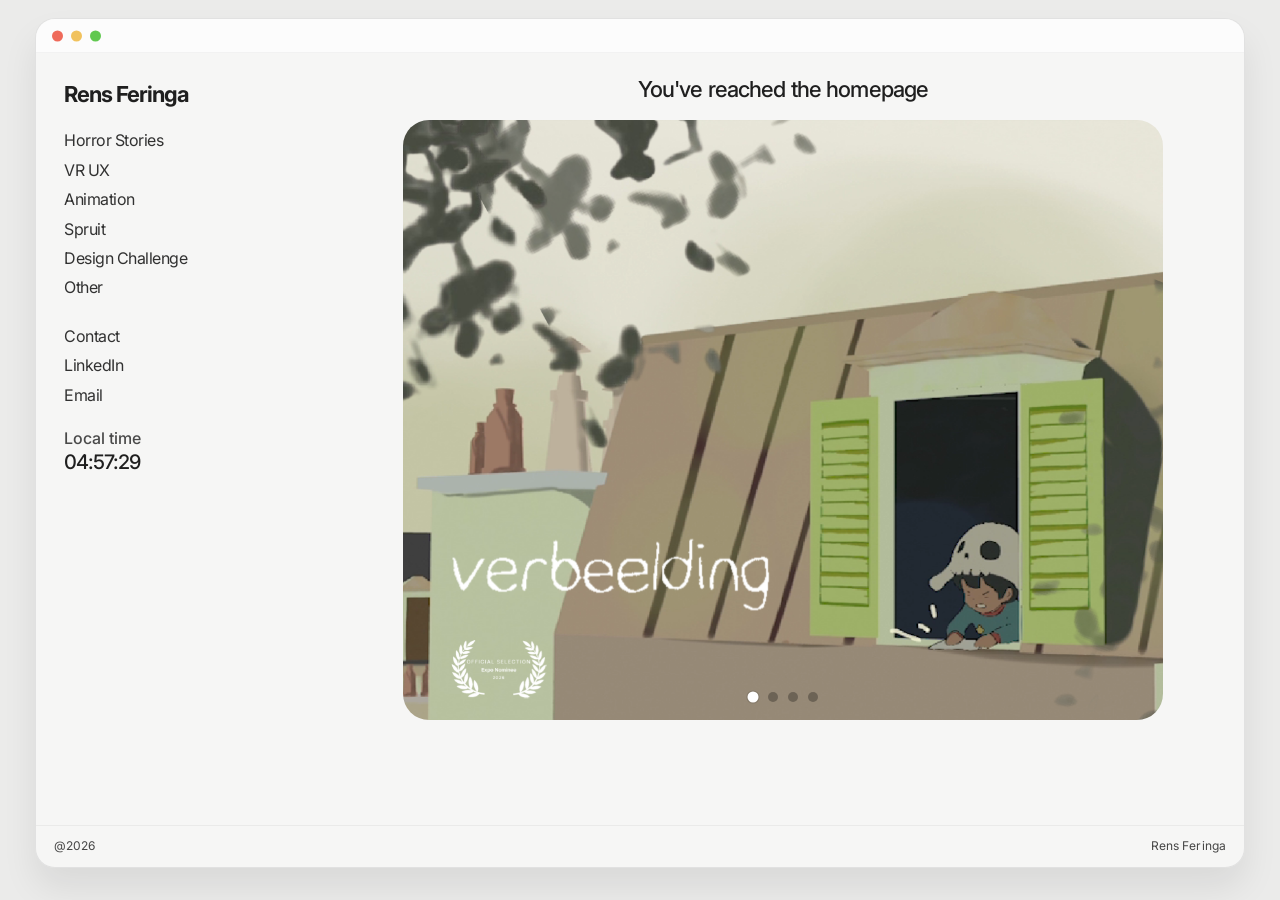
<file: index.html>
<!DOCTYPE html>
<html lang="en">
  <head>
    <meta charset="UTF-8" />
    <meta name="viewport" content="width=device-width, initial-scale=1.0" />
    <title>Rens Feringa</title>
    <link rel="preconnect" href="https://fonts.googleapis.com" />
    <link rel="preconnect" href="https://fonts.gstatic.com" crossorigin />
    <link href="https://fonts.googleapis.com/css2?family=Caveat:wght@400;600;700&family=Inter:wght@400;500;600;700;800&display=swap" rel="stylesheet" />
    <link rel="stylesheet" href="style.css" />
  </head>
  <body>
    <div class="browser-window">
      <div class="browser-bar">
        <div class="traffic-lights">
          <span class="dot red"></span>
          <span class="dot yellow"></span>
          <span class="dot green"></span>
        </div>
      </div>

      <div class="page-shell">
        <aside class="sidebar">
          <h1><a href="index.html">Rens Feringa</a></h1>

          <nav class="links" aria-label="Main Navigation">
            <a href="horror-stories.html">Horror Stories</a>
            <a href="vr-ux.html">VR UX</a>
            <a href="animatie.html">Animation</a>
            <a href="spruit.html">Spruit</a>
            <a href="design-challenge.html">Design Challenge</a>
            <a href="overig.html">Other</a>
          </nav>

          <div class="information-block">
            <a href="contact.html">Contact</a>
            <a href="https://www.linkedin.com/in/rens-feringa-660b683b1" target="_blank" rel="noreferrer">LinkedIn</a>
            <a href="mailto:rm.feringa@st.hanze.nl">Email</a>
          </div>

          <div class="local-time">
            <span>Local time</span>
            <strong id="local-clock">03:47:16</strong>
          </div>
        </aside>

        <main class="main-panel">
          <h2>You've reached the homepage</h2>

          <div class="feature-carousel" aria-label="Portfolio slider" tabindex="0">
            <div class="carousel-track">
              <article class="slide active" data-viewer-index="0">
                <img class="slide-image" src="Images/HeaderAnimatie.png" alt="Header illustration for Verbeelding" />
              </article>
              <article class="slide" data-viewer-index="1">
                <img class="slide-image" src="Images/HorrorStories3.png" alt="Horror Stories project artwork" />
              </article>
              <article class="slide" data-viewer-index="2">
                <img class="slide-image" src="Images/DesignChallenge (4).jpeg" alt="Design Challenge project artwork" />
              </article>
              <article class="slide" data-viewer-index="3">
                <img class="slide-image slide-image-zoom" src="Images/GlasTeVer (13).png" alt="Glas te Ver VR experience artwork" />
              </article>
            </div>

            <div class="pagination" aria-label="Choose slide">
              <button class="dot active" data-index="0" aria-label="Show slide 1"></button>
              <button class="dot" data-index="1" aria-label="Show slide 2"></button>
              <button class="dot" data-index="2" aria-label="Show slide 3"></button>
              <button class="dot" data-index="3" aria-label="Show slide 4"></button>
            </div>
          </div>
        </main>
      </div>
      <footer class="page-footer">
        <span>@2026</span>
        <a href="index.html">Rens Feringa</a>
      </footer>
    </div>

    <script src="script.js"></script>
  </body>
</html>
</file>
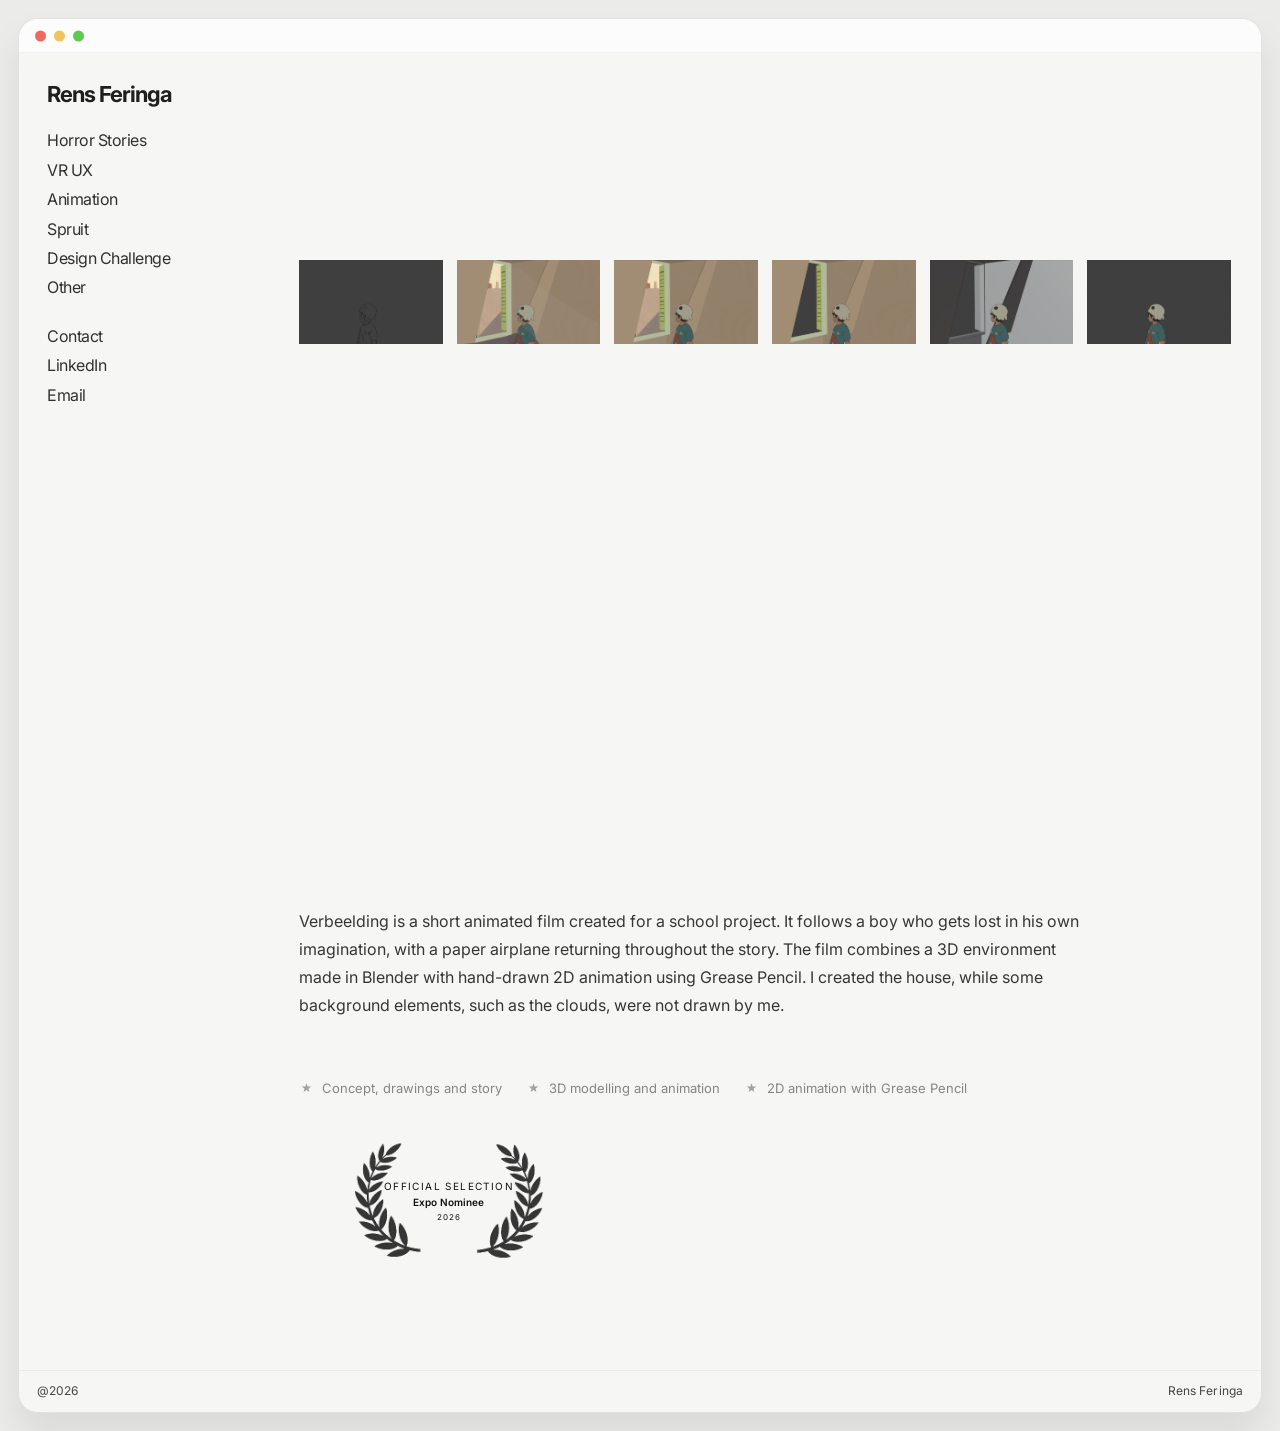
<file: animatie.html>
<!DOCTYPE html>
<html lang="en">
  <head>
    <meta charset="UTF-8" />
    <meta name="viewport" content="width=device-width, initial-scale=1.0" />
    <title>Animation | Rens Feringa</title>
    <link rel="preconnect" href="https://fonts.googleapis.com" />
    <link rel="preconnect" href="https://fonts.gstatic.com" crossorigin />
    <link href="https://fonts.googleapis.com/css2?family=Inter:wght@400;500;600;700;800&display=swap" rel="stylesheet" />
    <link rel="stylesheet" href="style.css" />
  </head>
  <body class="project-body">
    <div class="browser-window">
      <div class="browser-bar">
        <div class="traffic-lights">
          <span class="dot red"></span>
          <span class="dot yellow"></span>
          <span class="dot green"></span>
        </div>
      </div>

      <div class="page-shell">
        <aside class="sidebar">
          <h1><a href="index.html">Rens Feringa</a></h1>
          <nav class="links" aria-label="Main Navigation">
            <a href="horror-stories.html">Horror Stories</a>
            <a href="vr-ux.html">VR UX</a>
            <a href="animatie.html">Animation</a>
            <a href="spruit.html">Spruit</a>
            <a href="design-challenge.html">Design Challenge</a>
            <a href="overig.html">Other</a>
          </nav>
          <div class="information-block">
            <a href="contact.html">Contact</a>
            <a href="https://www.linkedin.com/in/rens-feringa-660b683b1" target="_blank" rel="noreferrer">LinkedIn</a>
            <a href="mailto:rm.feringa@st.hanze.nl">Email</a>
          </div>
        </aside>

        <main class="main-panel content-page">
          <div class="project-gallery">
            <div class="animation-reel" aria-label="Verbeelding animation">
              <video autoplay muted playsinline loop preload="auto" data-play-when-visible aria-label="Verbeelding animation, part 1">
                <source src="Images/VideoAnimatiePart1.mp4" type="video/mp4" />
                Your browser does not support HTML video.
              </video>
              <video autoplay muted playsinline preload="auto" data-start-time="16.25" data-loop-from="16.25" data-play-when-visible aria-label="Verbeelding animation, part 2">
                <source src="Images/VideoAnimatiePart2.mp4" type="video/mp4" />
                Your browser does not support HTML video.
              </video>
              <video autoplay muted playsinline preload="auto" data-start-time="22" data-loop-from="22" data-play-when-visible aria-label="Verbeelding animation, part 3">
                <source src="Images/VideoAnimatiePart3.mp4" type="video/mp4" />
                Your browser does not support HTML video.
              </video>
            </div>
            <div class="project-thumbnails">
              <img src="Images/AnimatieProgress (1).png" alt="Verbeelding animation progress, frame 1" />
              <img src="Images/AnimatieProgress (2).png" alt="Verbeelding animation progress, frame 2" />
              <img src="Images/AnimatieProgress (3).png" alt="Verbeelding animation progress, frame 3" />
              <img src="Images/AnimatieProgress (4).png" alt="Verbeelding animation progress, frame 4" />
              <img src="Images/AnimatieProgress (5).png" alt="Verbeelding animation progress, frame 5" />
              <img src="Images/AnimatieProgress (6).png" alt="Verbeelding animation progress, frame 6" />
            </div>
            <video class="project-feature" autoplay muted playsinline loop preload="auto" data-play-when-visible aria-label="Verbeelding animation process video">
              <source src="Images/VideoAnimatieProgress.mp4" type="video/mp4" />
              Your browser does not support HTML video.
            </video>
            <div class="project-copy">
              <p>Verbeelding is a short animated film created for a school project. It follows a boy who gets lost in his own imagination, with a paper airplane returning throughout the story. The film combines a 3D environment made in Blender with hand-drawn 2D animation using Grease Pencil. I created the house, while some background elements, such as the clouds, were not drawn by me.</p>
            </div>
            <ul class="project-credits" aria-label="Project contributions">
              <li><svg class="credit-icon" viewBox="0 0 24 24" aria-hidden="true"><path d="M12 3.5l1.9 5.2 5.6.2-4.4 3.4 1.6 5.4-4.7-3.1-4.7 3.1 1.6-5.4-4.4-3.4 5.6-.2z"/></svg><span>Concept, drawings and story</span></li>
              <li><svg class="credit-icon" viewBox="0 0 24 24" aria-hidden="true"><path d="M12 3.5l1.9 5.2 5.6.2-4.4 3.4 1.6 5.4-4.7-3.1-4.7 3.1 1.6-5.4-4.4-3.4 5.6-.2z"/></svg><span>3D modelling and animation</span></li>
              <li><svg class="credit-icon" viewBox="0 0 24 24" aria-hidden="true"><path d="M12 3.5l1.9 5.2 5.6.2-4.4 3.4 1.6 5.4-4.7-3.1-4.7 3.1 1.6-5.4-4.4-3.4 5.6-.2z"/></svg><span>2D animation with Grease Pencil</span></li>
            </ul>
            <div class="project-award" aria-label="Official selection: Expo Nominee, 2026">
              <img class="award-ferns" src="Images/AwardFerns.png" alt="" />
              <div class="award-copy">
                <span class="award-eyebrow">OFFICIAL SELECTION</span>
                <strong>Expo Nominee</strong>
                <span class="award-year">2026</span>
              </div>
            </div>
          </div>
        </main>
      </div>
      <footer class="page-footer">
        <span>@2026</span>
        <a href="index.html">Rens Feringa</a>
      </footer>
    </div>
    <script src="script.js"></script>
  </body>
</html>
</file>
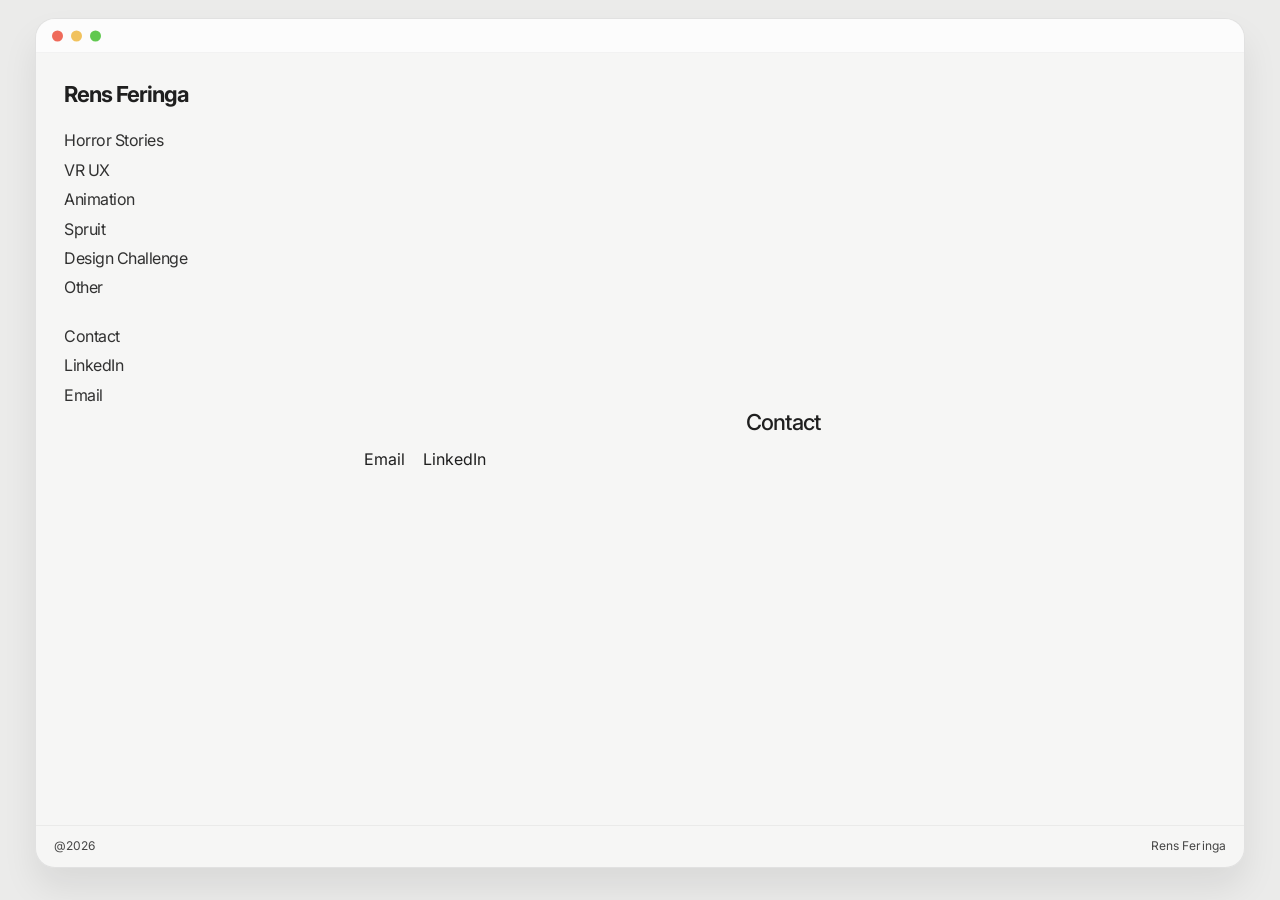
<file: contact.html>
<!DOCTYPE html>
<html lang="en">
  <head>
    <meta charset="UTF-8" />
    <meta name="viewport" content="width=device-width, initial-scale=1.0" />
    <title>Contact | Rens Feringa</title>
    <link rel="preconnect" href="https://fonts.googleapis.com" />
    <link rel="preconnect" href="https://fonts.gstatic.com" crossorigin />
    <link href="https://fonts.googleapis.com/css2?family=Inter:wght@400;500;600;700;800&display=swap" rel="stylesheet" />
    <link rel="stylesheet" href="style.css" />
  </head>
  <body>
    <div class="browser-window">
      <div class="browser-bar">
        <div class="traffic-lights">
          <span class="dot red"></span>
          <span class="dot yellow"></span>
          <span class="dot green"></span>
        </div>
      </div>

      <div class="page-shell">
        <aside class="sidebar">
          <h1><a href="index.html">Rens Feringa</a></h1>
          <nav class="links" aria-label="Main Navigation">
            <a href="horror-stories.html">Horror Stories</a>
            <a href="vr-ux.html">VR UX</a>
            <a href="animatie.html">Animation</a>
            <a href="spruit.html">Spruit</a>
            <a href="design-challenge.html">Design Challenge</a>
            <a href="overig.html">Other</a>
          </nav>
          <div class="information-block">
            <a href="contact.html">Contact</a>
            <a href="https://www.linkedin.com/in/rens-feringa-660b683b1" target="_blank" rel="noreferrer">LinkedIn</a>
            <a href="mailto:rm.feringa@st.hanze.nl">Email</a>
          </div>
        </aside>

        <main class="main-panel content-page">
          <section class="contact-plain">
            <h2>Contact</h2>
            <p><a href="mailto:rm.feringa@st.hanze.nl">Email</a><a href="https://www.linkedin.com/in/rens-feringa-660b683b1" target="_blank" rel="noreferrer">LinkedIn</a></p>
          </section>
        </main>
      </div>
      <footer class="page-footer">
        <span>@2026</span>
        <a href="index.html">Rens Feringa</a>
      </footer>
    </div>
  </body>
</html>
</file>
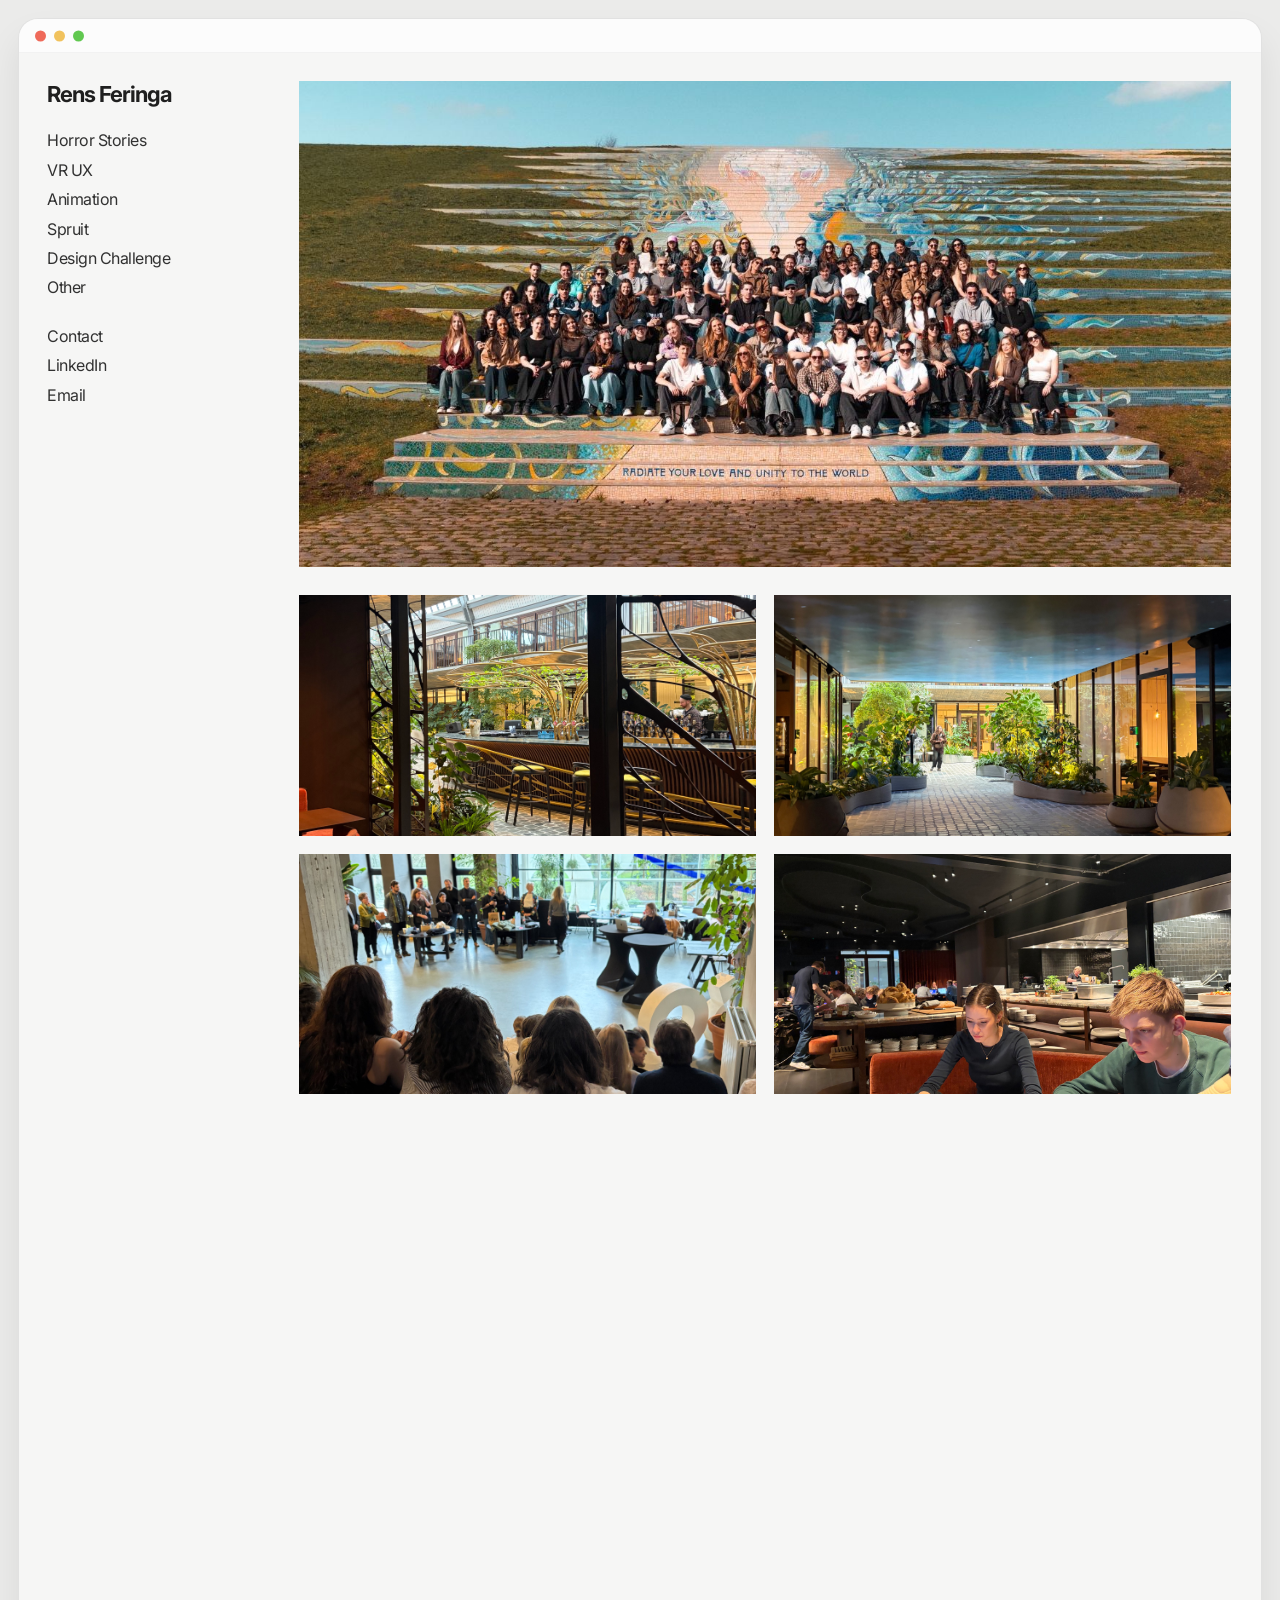
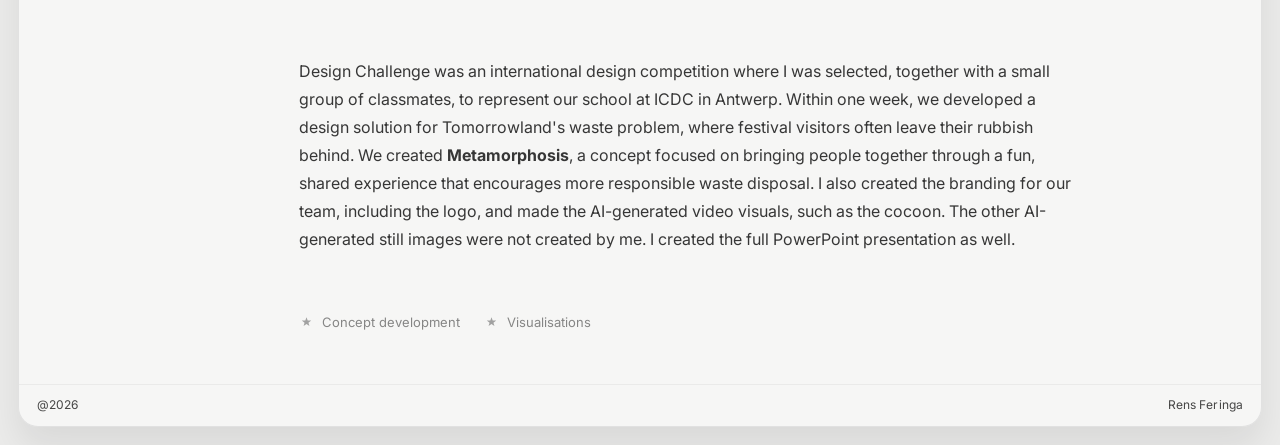
<file: design-challenge.html>
<!DOCTYPE html>
<html lang="en">
  <head>
    <meta charset="UTF-8" />
    <meta name="viewport" content="width=device-width, initial-scale=1.0" />
    <title>Design Challenge | Rens Feringa</title>
    <link rel="preconnect" href="https://fonts.googleapis.com" />
    <link rel="preconnect" href="https://fonts.gstatic.com" crossorigin />
    <link href="https://fonts.googleapis.com/css2?family=Inter:wght@400;500;600;700;800&display=swap" rel="stylesheet" />
    <link rel="stylesheet" href="style.css" />
  </head>
  <body class="project-body">
    <div class="browser-window">
      <div class="browser-bar">
        <div class="traffic-lights">
          <span class="dot red"></span>
          <span class="dot yellow"></span>
          <span class="dot green"></span>
        </div>
      </div>

      <div class="page-shell">
        <aside class="sidebar">
          <h1><a href="index.html">Rens Feringa</a></h1>
          <nav class="links" aria-label="Main Navigation">
            <a href="horror-stories.html">Horror Stories</a>
            <a href="vr-ux.html">VR UX</a>
            <a href="animatie.html">Animation</a>
            <a href="spruit.html">Spruit</a>
            <a href="design-challenge.html">Design Challenge</a>
            <a href="overig.html">Other</a>
          </nav>
          <div class="information-block">
            <a href="contact.html">Contact</a>
            <a href="https://www.linkedin.com/in/rens-feringa-660b683b1" target="_blank" rel="noreferrer">LinkedIn</a>
            <a href="mailto:rm.feringa@st.hanze.nl">Email</a>
          </div>
        </aside>

        <main class="main-panel content-page">
          <div class="project-gallery">
            <img class="project-feature" src="Images/DesignChallengeHoofd.jpg" alt="Main Design Challenge project image" />
            <div class="project-grid">
              <img src="Images/DesignChallenge (1).jpeg" alt="Design Challenge image 1" />
              <img src="Images/DesignChallenge (2).jpeg" alt="Design Challenge image 2" />
              <img src="Images/DesignChallenge (3).jpeg" alt="Design Challenge image 3" />
              <img src="Images/DesignChallenge (4).jpeg" alt="Design Challenge image 4" />
            </div>
            <video class="project-feature" autoplay muted playsinline loop preload="metadata" data-play-when-visible aria-label="Metamorphosis project video">
              <source src="Images/MetamorphosisVideo.mp4" type="video/mp4" />
              Your browser does not support HTML video.
            </video>
            <div class="project-copy">
              <p>Design Challenge was an international design competition where I was selected, together with a small group of classmates, to represent our school at ICDC in Antwerp. Within one week, we developed a design solution for Tomorrowland's waste problem, where festival visitors often leave their rubbish behind. We created <strong>Metamorphosis</strong>, a concept focused on bringing people together through a fun, shared experience that encourages more responsible waste disposal. I also created the branding for our team, including the logo, and made the AI-generated video visuals, such as the cocoon. The other AI-generated still images were not created by me. I created the full PowerPoint presentation as well.</p>
            </div>
            <ul class="project-credits" aria-label="Project contributions">
              <li><svg class="credit-icon" viewBox="0 0 24 24" aria-hidden="true"><path d="M12 3.5l1.9 5.2 5.6.2-4.4 3.4 1.6 5.4-4.7-3.1-4.7 3.1 1.6-5.4-4.4-3.4 5.6-.2z"/></svg><span>Concept development</span></li>
              <li><svg class="credit-icon" viewBox="0 0 24 24" aria-hidden="true"><path d="M12 3.5l1.9 5.2 5.6.2-4.4 3.4 1.6 5.4-4.7-3.1-4.7 3.1 1.6-5.4-4.4-3.4 5.6-.2z"/></svg><span>Visualisations</span></li>
            </ul>
          </div>
        </main>
      </div>
      <footer class="page-footer">
        <span>@2026</span>
        <a href="index.html">Rens Feringa</a>
      </footer>
    </div>
    <script src="script.js"></script>
  </body>
</html>
</file>
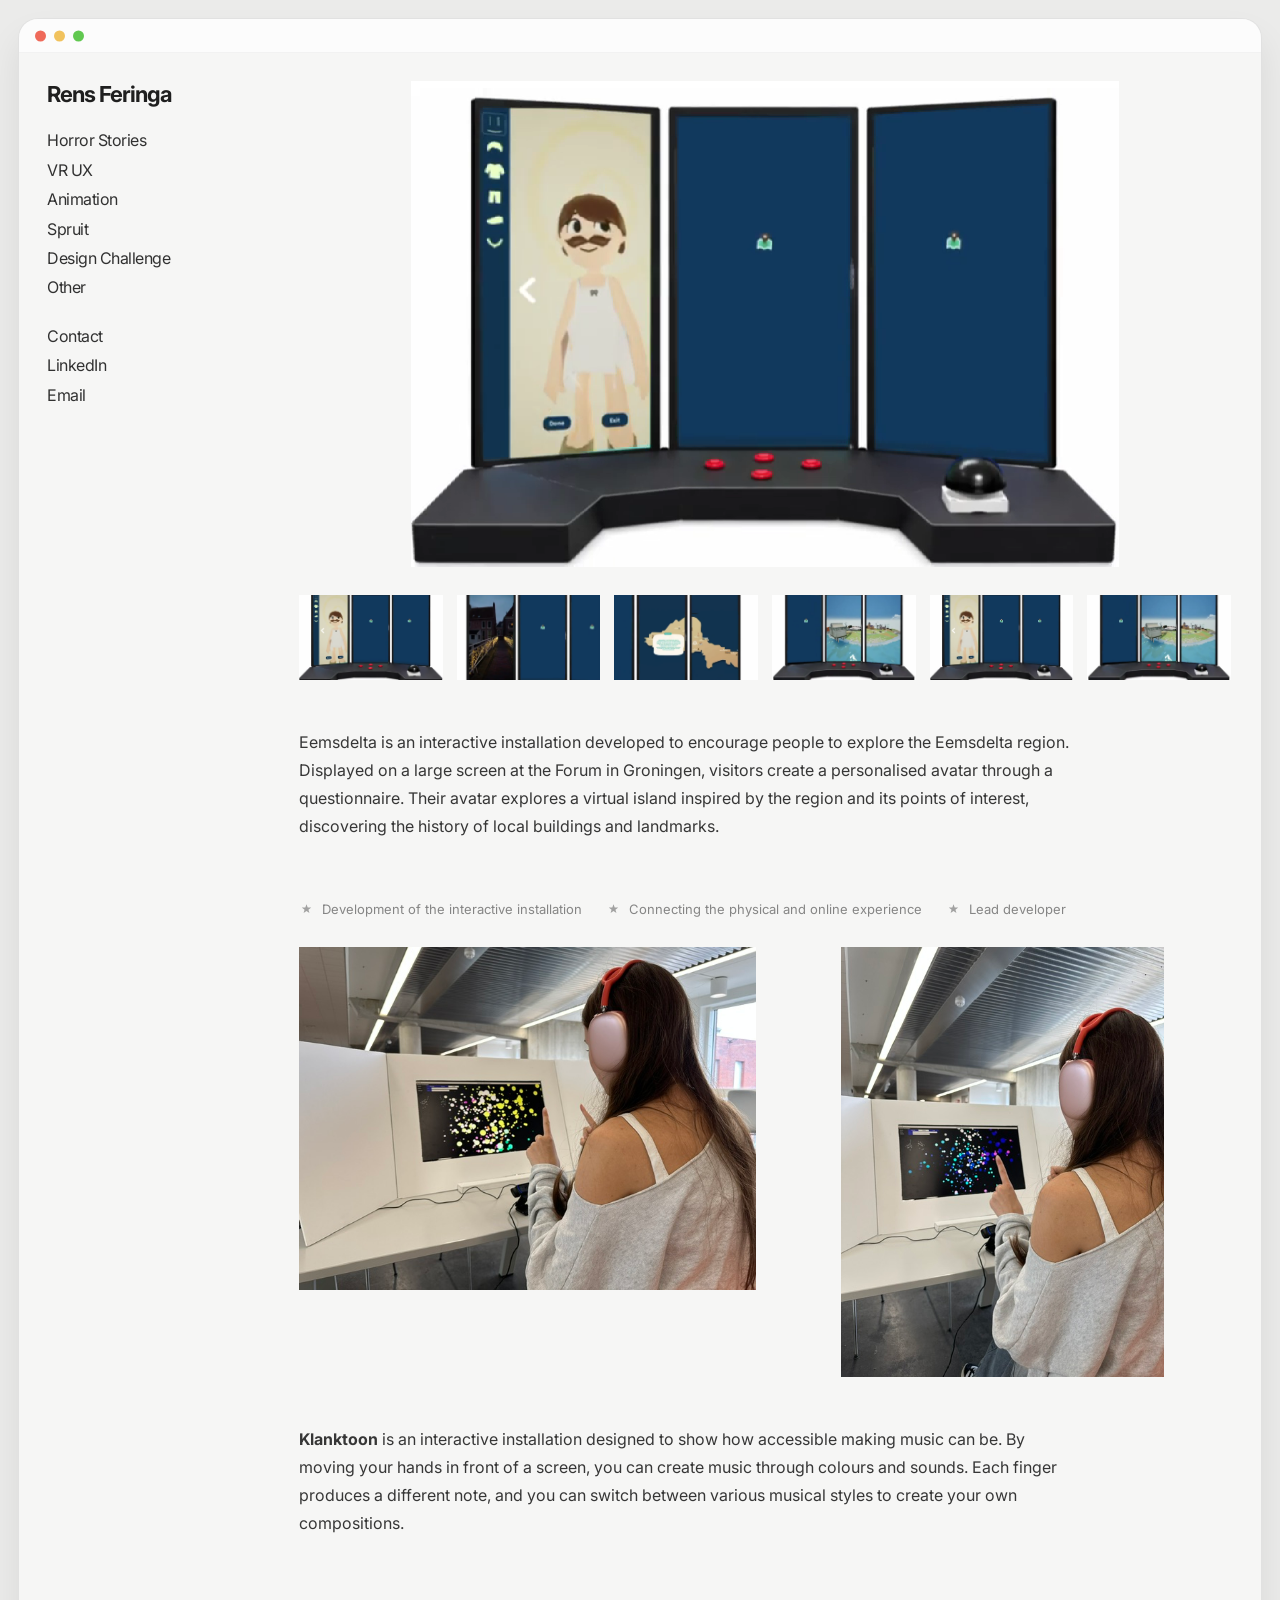
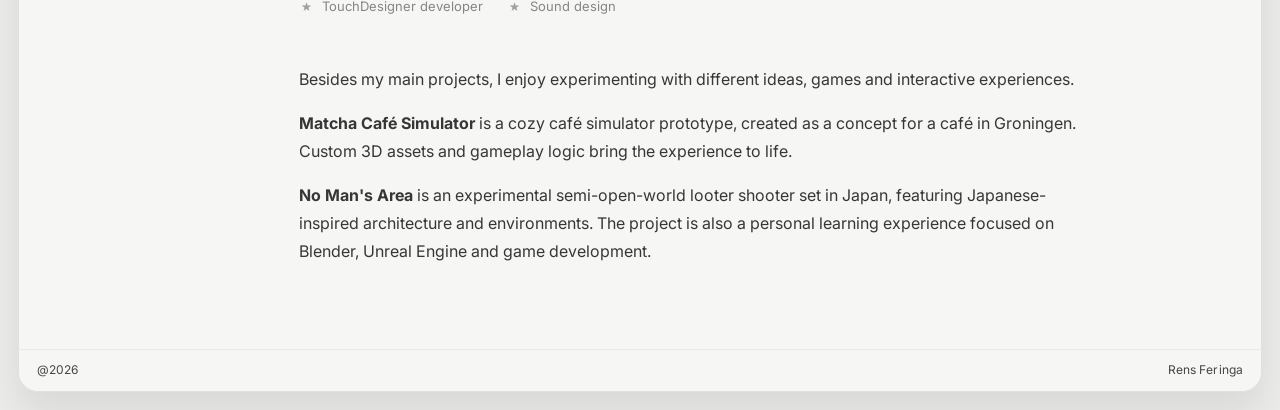
<file: eemsdelta.html>
<!DOCTYPE html>
<html lang="en">
  <head>
    <meta charset="UTF-8" />
    <meta http-equiv="refresh" content="0; url=overig.html" />
    <meta name="viewport" content="width=device-width, initial-scale=1.0" />
    <title>Eemsdelta | Rens Feringa</title>
    <script>
      window.location.replace('overig.html');
    </script>
  </head>
  <body>
    <p>Eemsdelta is now part of <a href="overig.html">Other</a>.</p>
  </body>
</html>
</file>
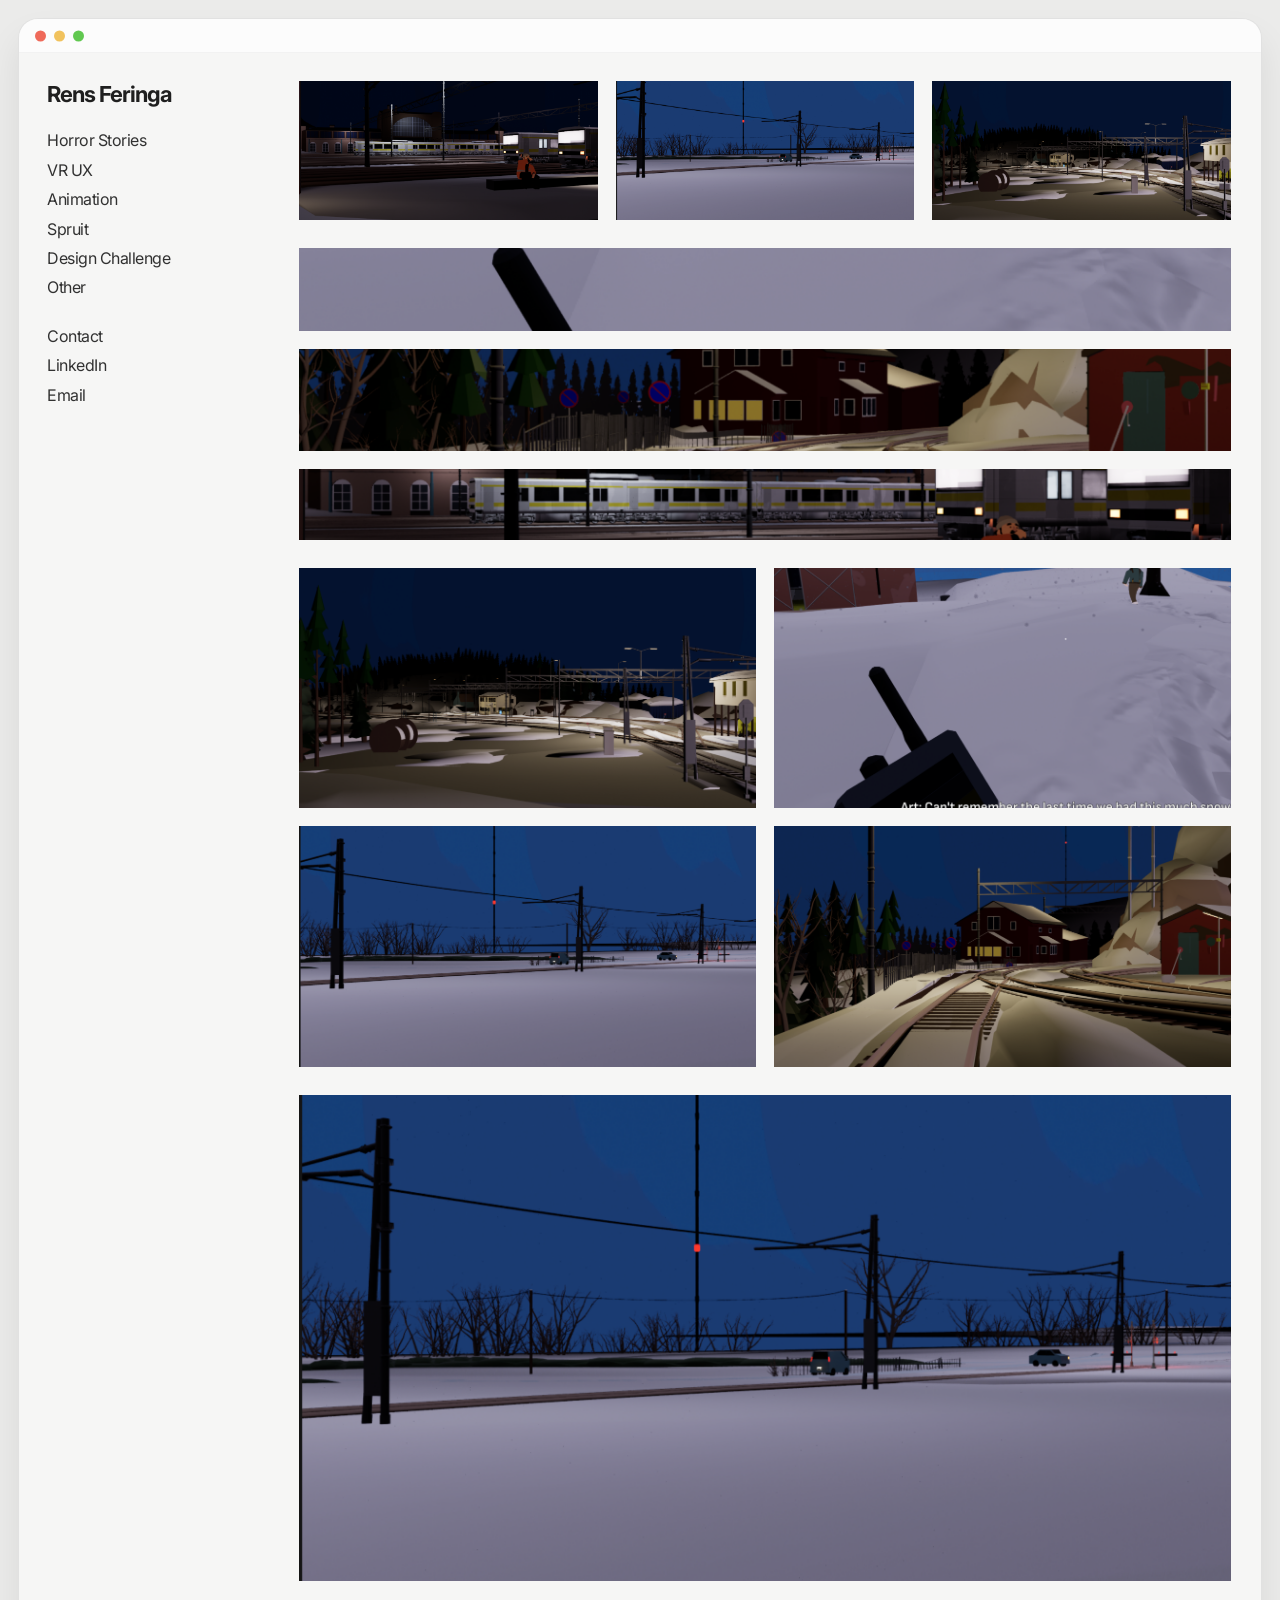
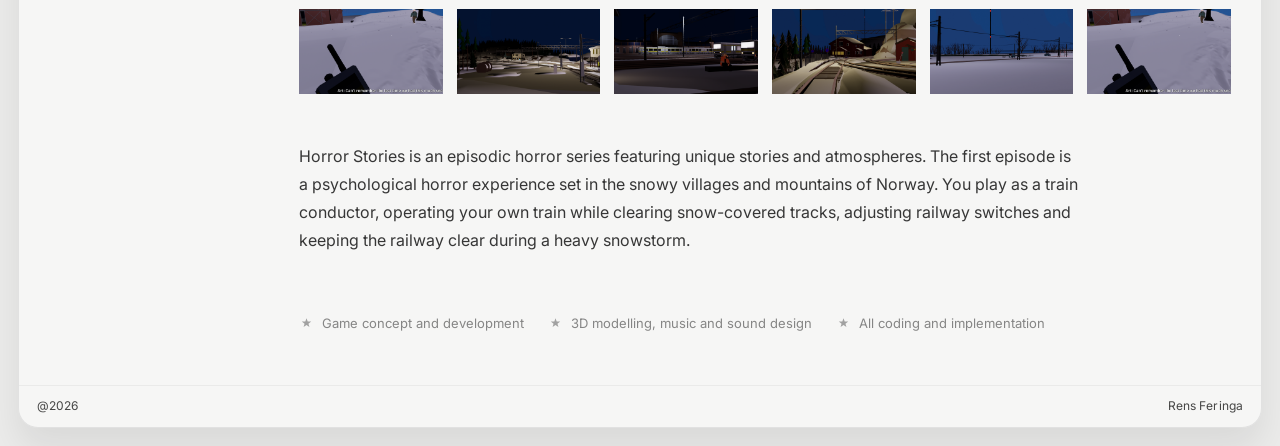
<file: horror-stories.html>
<!DOCTYPE html>
<html lang="en">
  <head>
    <meta charset="UTF-8" />
    <meta name="viewport" content="width=device-width, initial-scale=1.0" />
    <title>Horror Stories | Rens Feringa</title>
    <link rel="preconnect" href="https://fonts.googleapis.com" />
    <link rel="preconnect" href="https://fonts.gstatic.com" crossorigin />
    <link href="https://fonts.googleapis.com/css2?family=Inter:wght@400;500;600;700;800&display=swap" rel="stylesheet" />
    <link rel="stylesheet" href="style.css" />
  </head>
  <body class="project-body">
    <div class="browser-window">
      <div class="browser-bar">
        <div class="traffic-lights">
          <span class="dot red"></span>
          <span class="dot yellow"></span>
          <span class="dot green"></span>
        </div>
      </div>

      <div class="page-shell">
        <aside class="sidebar">
          <h1><a href="index.html">Rens Feringa</a></h1>
          <nav class="links" aria-label="Main Navigation">
            <a href="horror-stories.html">Horror Stories</a>
            <a href="vr-ux.html">VR UX</a>
            <a href="animatie.html">Animation</a>
            <a href="spruit.html">Spruit</a>
            <a href="design-challenge.html">Design Challenge</a>
            <a href="overig.html">Other</a>
          </nav>
          <div class="information-block">
            <a href="contact.html">Contact</a>
            <a href="https://www.linkedin.com/in/rens-feringa-660b683b1" target="_blank" rel="noreferrer">LinkedIn</a>
            <a href="mailto:rm.feringa@st.hanze.nl">Email</a>
          </div>
        </aside>

        <main class="main-panel content-page">
          <div class="project-gallery">
            <div class="project-opening">
              <img src="Images/HorrorStories1.png" alt="Horror Stories environment artwork" />
              <img src="Images/HorrorStories4.png" alt="Horror Stories atmosphere artwork" />
              <img src="Images/HorrorStories2.png" alt="Horror Stories visual development" />
            </div>
            <div class="project-timelines">
              <img class="project-timeline timeline-one" src="Images/HorrorStories5.png" alt="Horror Stories process artwork" />
              <img class="project-timeline timeline-two" src="Images/HorrorStories3.png" alt="Horror Stories scene artwork" />
              <img class="project-timeline timeline-three" src="Images/HorrorStories1.png" alt="Horror Stories environment detail" />
            </div>
            <div class="project-grid">
              <img src="Images/HorrorStories2.png" alt="Horror Stories character detail" />
              <img src="Images/HorrorStories5.png" alt="Horror Stories visual design detail" />
              <img src="Images/HorrorStories4.png" alt="Horror Stories scene study" />
              <img src="Images/HorrorStories3.png" alt="Horror Stories lighting study" />
            </div>
            <img class="project-feature" src="Images/HorrorStories4.png" alt="Featured Horror Stories artwork" />
            <div class="project-thumbnails">
              <img src="Images/HorrorStories5.png" alt="Horror Stories thumbnail, environment study" />
              <img src="Images/HorrorStories2.png" alt="Horror Stories thumbnail, visual study" />
              <img src="Images/HorrorStories1.png" alt="Horror Stories thumbnail, character study" />
              <img src="Images/HorrorStories3.png" alt="Horror Stories thumbnail, scene study" />
              <img src="Images/HorrorStories4.png" alt="Horror Stories thumbnail, color study" />
              <img src="Images/HorrorStories5.png" alt="Horror Stories thumbnail, visual development" />
            </div>
            <div class="project-copy">
              <p>Horror Stories is an episodic horror series featuring unique stories and atmospheres. The first episode is a psychological horror experience set in the snowy villages and mountains of Norway. You play as a train conductor, operating your own train while clearing snow-covered tracks, adjusting railway switches and keeping the railway clear during a heavy snowstorm.</p>
            </div>
            <ul class="project-credits" aria-label="Project contributions">
              <li><svg class="credit-icon" viewBox="0 0 24 24" aria-hidden="true"><path d="M12 3.5l1.9 5.2 5.6.2-4.4 3.4 1.6 5.4-4.7-3.1-4.7 3.1 1.6-5.4-4.4-3.4 5.6-.2z"/></svg><span>Game concept and development</span></li>
              <li><svg class="credit-icon" viewBox="0 0 24 24" aria-hidden="true"><path d="M12 3.5l1.9 5.2 5.6.2-4.4 3.4 1.6 5.4-4.7-3.1-4.7 3.1 1.6-5.4-4.4-3.4 5.6-.2z"/></svg><span>3D modelling, music and sound design</span></li>
              <li><svg class="credit-icon" viewBox="0 0 24 24" aria-hidden="true"><path d="M12 3.5l1.9 5.2 5.6.2-4.4 3.4 1.6 5.4-4.7-3.1-4.7 3.1 1.6-5.4-4.4-3.4 5.6-.2z"/></svg><span>All coding and implementation</span></li>
            </ul>
          </div>
        </main>
      </div>
      <footer class="page-footer">
        <span>@2026</span>
        <a href="index.html">Rens Feringa</a>
      </footer>
    </div>
  </body>
</html>
</file>
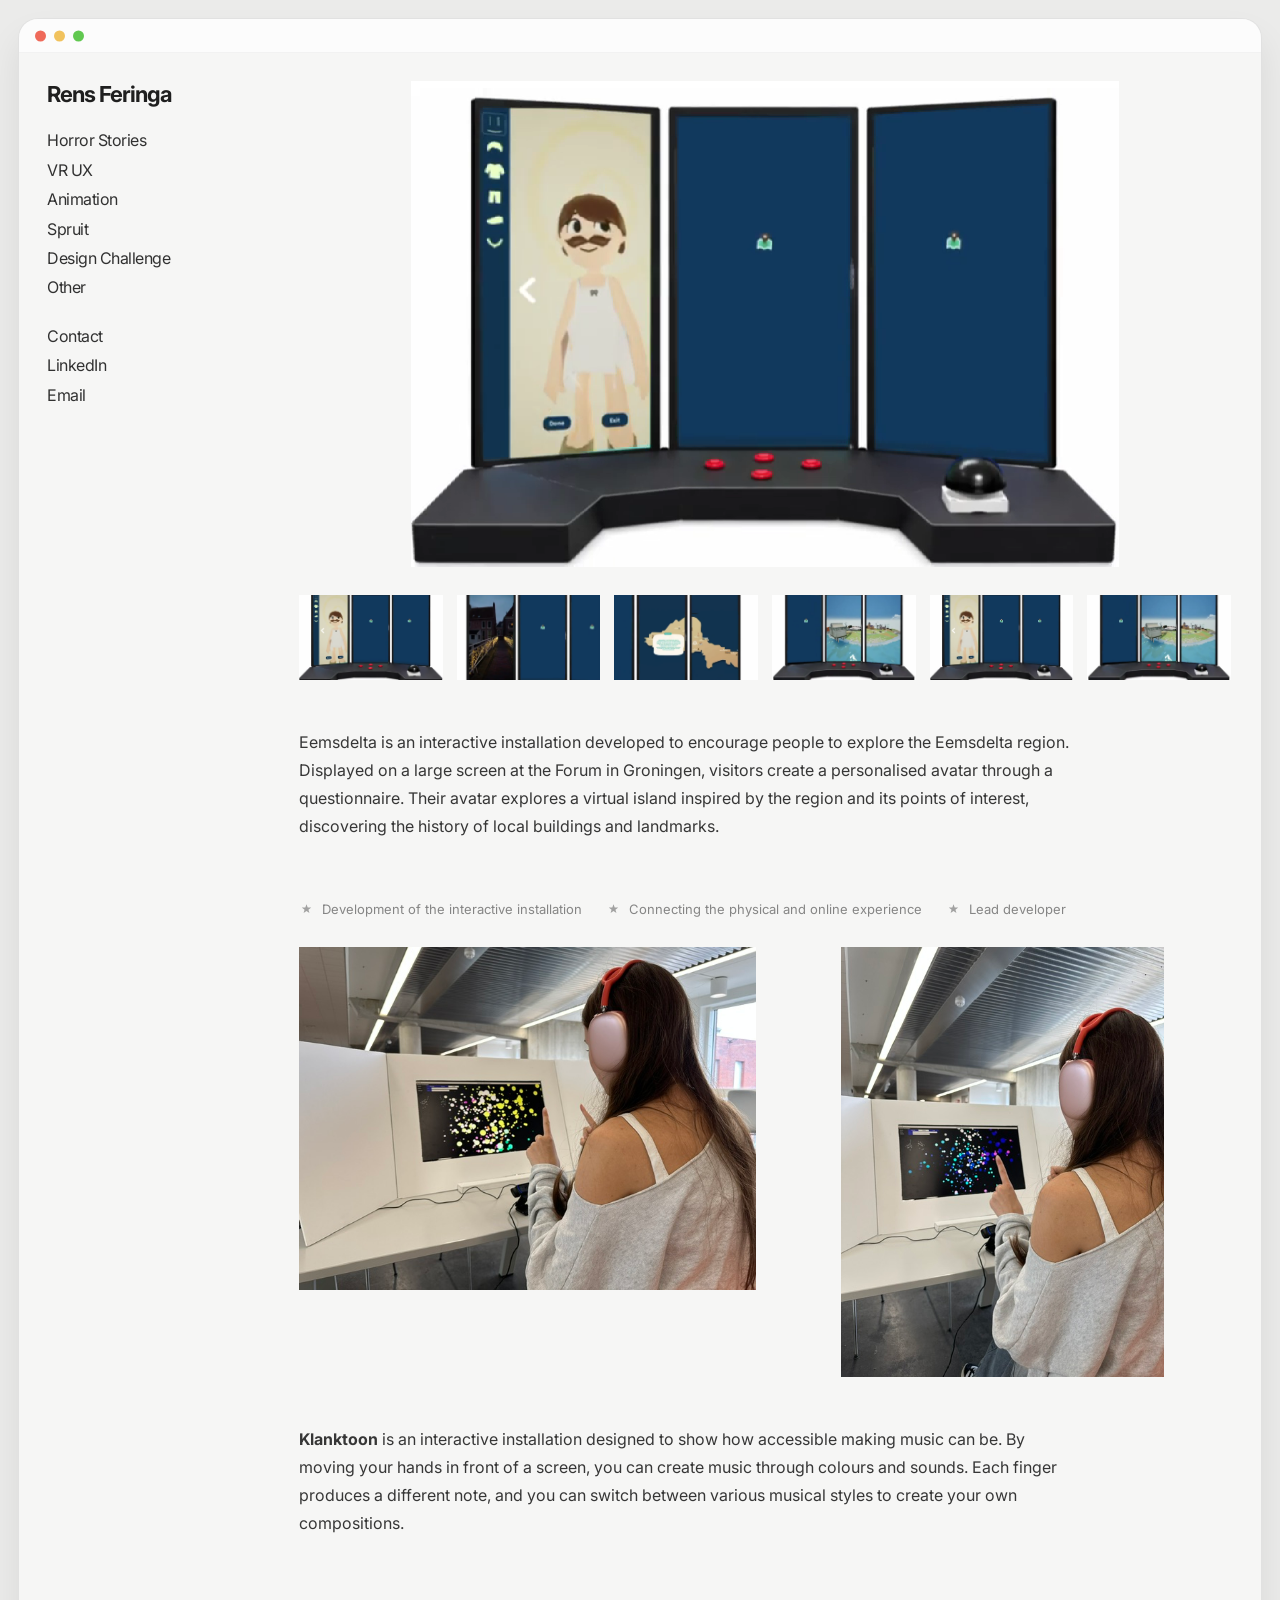
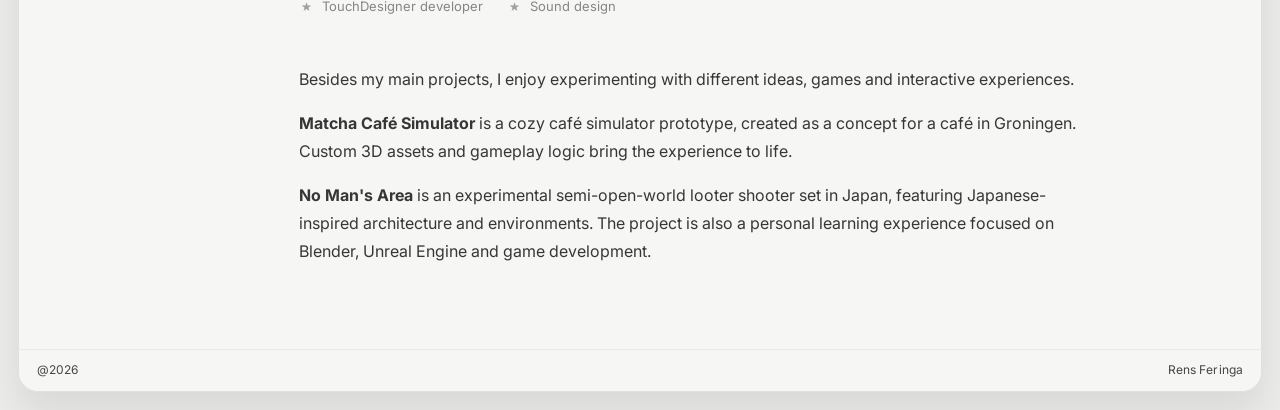
<file: overig.html>
<!DOCTYPE html>
<html lang="en">
  <head>
    <meta charset="UTF-8" />
    <meta name="viewport" content="width=device-width, initial-scale=1.0" />
    <title>Other | Rens Feringa</title>
    <link rel="preconnect" href="https://fonts.googleapis.com" />
    <link rel="preconnect" href="https://fonts.gstatic.com" crossorigin />
    <link href="https://fonts.googleapis.com/css2?family=Inter:wght@400;500;600;700;800&display=swap" rel="stylesheet" />
    <link rel="stylesheet" href="style.css" />
  </head>
  <body class="project-body">
    <div class="browser-window">
      <div class="browser-bar">
        <div class="traffic-lights">
          <span class="dot red"></span>
          <span class="dot yellow"></span>
          <span class="dot green"></span>
        </div>
      </div>

      <div class="page-shell">
        <aside class="sidebar">
          <h1><a href="index.html">Rens Feringa</a></h1>
          <nav class="links" aria-label="Main Navigation">
            <a href="horror-stories.html">Horror Stories</a>
            <a href="vr-ux.html">VR UX</a>
            <a href="animatie.html">Animation</a>
            <a href="spruit.html">Spruit</a>
            <a href="design-challenge.html">Design Challenge</a>
            <a href="overig.html">Other</a>
          </nav>
          <div class="information-block">
            <a href="contact.html">Contact</a>
            <a href="https://www.linkedin.com/in/rens-feringa-660b683b1" target="_blank" rel="noreferrer">LinkedIn</a>
            <a href="mailto:rm.feringa@st.hanze.nl">Email</a>
          </div>
        </aside>

        <main class="main-panel content-page">
          <div class="project-gallery">
            <section class="project-gallery" aria-label="Eemsdelta project">
              <video class="project-feature" autoplay muted playsinline loop preload="metadata" poster="Images/Eemsdelta (1).png" data-play-when-visible aria-label="Eemsdelta interactive installation video">
                <source src="Images/EemsdeltaVideo.mp4" type="video/mp4" />
                Your browser does not support HTML video.
              </video>
              <div class="project-thumbnails">
                <img src="Images/Eemsdelta (1).png" alt="Eemsdelta project screenshot 1" />
                <img src="Images/Eemsdelta (2).png" alt="Eemsdelta project screenshot 2" />
                <img src="Images/Eemsdelta (3).png" alt="Eemsdelta project screenshot 3" />
                <img src="Images/Eemsdelta (4).png" alt="Eemsdelta project screenshot 4" />
                <img src="Images/Eemsdelta (1).png" alt="Eemsdelta project screenshot 1, detail" />
                <img src="Images/Eemsdelta (4).png" alt="Eemsdelta project screenshot 4, detail" />
              </div>
              <div class="project-copy">
                <p>Eemsdelta is an interactive installation developed to encourage people to explore the Eemsdelta region. Displayed on a large screen at the Forum in Groningen, visitors create a personalised avatar through a questionnaire. Their avatar explores a virtual island inspired by the region and its points of interest, discovering the history of local buildings and landmarks.</p>
              </div>
              <ul class="project-credits" aria-label="Eemsdelta project contributions">
                <li><svg class="credit-icon" viewBox="0 0 24 24" aria-hidden="true"><path d="M12 3.5l1.9 5.2 5.6.2-4.4 3.4 1.6 5.4-4.7-3.1-4.7 3.1 1.6-5.4-4.4-3.4 5.6-.2z"/></svg><span>Development of the interactive installation</span></li>
                <li><svg class="credit-icon" viewBox="0 0 24 24" aria-hidden="true"><path d="M12 3.5l1.9 5.2 5.6.2-4.4 3.4 1.6 5.4-4.7-3.1-4.7 3.1 1.6-5.4-4.4-3.4 5.6-.2z"/></svg><span>Connecting the physical and online experience</span></li>
                <li><svg class="credit-icon" viewBox="0 0 24 24" aria-hidden="true"><path d="M12 3.5l1.9 5.2 5.6.2-4.4 3.4 1.6 5.4-4.7-3.1-4.7 3.1 1.6-5.4-4.4-3.4 5.6-.2z"/></svg><span>Lead developer</span></li>
              </ul>
            </section>
            <section class="project-gallery" aria-label="Other projects">
              <div class="klanktoon-images">
                <img src="Images/Klanktoon (1).jpeg" alt="Klanktoon interactive music installation" />
                <img src="Images/Klanktoon (2).jpeg" alt="Klanktoon music interaction in use" />
              </div>
              <div class="project-copy">
                <p><strong>Klanktoon</strong> is an interactive installation designed to show how accessible making music can be. By moving your hands in front of a screen, you can create music through colours and sounds. Each finger produces a different note, and you can switch between various musical styles to create your own compositions.</p>
              </div>
              <ul class="project-credits" aria-label="Klanktoon contributions">
                <li><svg class="credit-icon" viewBox="0 0 24 24" aria-hidden="true"><path d="M12 3.5l1.9 5.2 5.6.2-4.4 3.4 1.6 5.4-4.7-3.1-4.7 3.1 1.6-5.4-4.4-3.4 5.6-.2z"/></svg><span>TouchDesigner developer</span></li>
                <li><svg class="credit-icon" viewBox="0 0 24 24" aria-hidden="true"><path d="M12 3.5l1.9 5.2 5.6.2-4.4 3.4 1.6 5.4-4.7-3.1-4.7 3.1 1.6-5.4-4.4-3.4 5.6-.2z"/></svg><span>Sound design</span></li>
              </ul>
              <div class="project-copy other-project-descriptions">
                <p>Besides my main projects, I enjoy experimenting with different ideas, games and interactive experiences.</p>
                <p><strong>Matcha Café Simulator</strong> is a cozy café simulator prototype, created as a concept for a café in Groningen. Custom 3D assets and gameplay logic bring the experience to life.</p>
                <p><strong>No Man's Area</strong> is an experimental semi-open-world looter shooter set in Japan, featuring Japanese-inspired architecture and environments. The project is also a personal learning experience focused on Blender, Unreal Engine and game development.</p>
              </div>
            </section>
          </div>
        </main>
      </div>
      <footer class="page-footer">
        <span>@2026</span>
        <a href="index.html">Rens Feringa</a>
      </footer>
    </div>
    <script src="script.js"></script>
  </body>
</html>
</file>
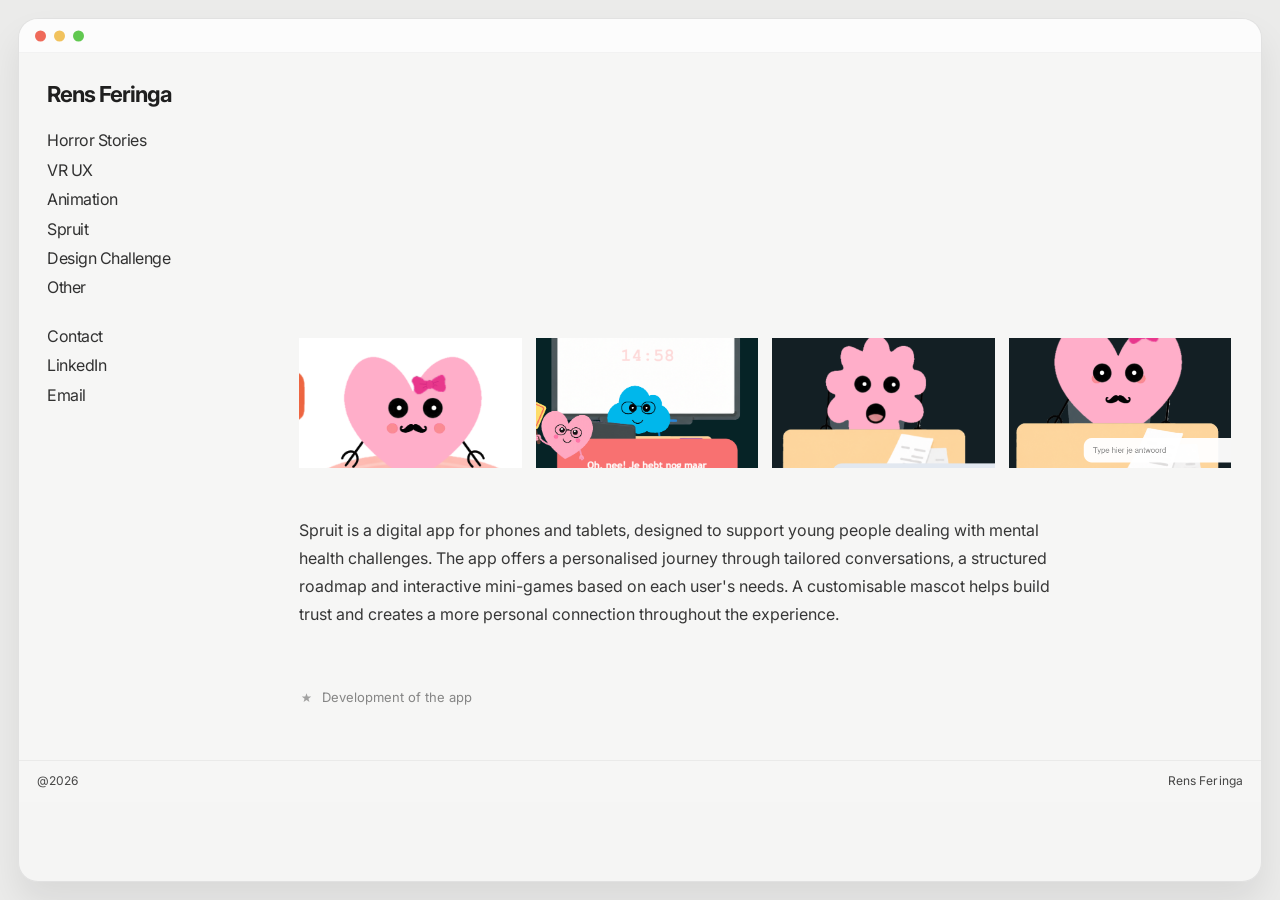
<file: spruit.html>
<!DOCTYPE html>
<html lang="en">
  <head>
    <meta charset="UTF-8" />
    <meta name="viewport" content="width=device-width, initial-scale=1.0" />
    <title>Spruit | Rens Feringa</title>
    <link rel="preconnect" href="https://fonts.googleapis.com" />
    <link rel="preconnect" href="https://fonts.gstatic.com" crossorigin />
    <link href="https://fonts.googleapis.com/css2?family=Inter:wght@400;500;600;700;800&display=swap" rel="stylesheet" />
    <link rel="stylesheet" href="style.css" />
  </head>
  <body class="project-body">
    <div class="browser-window">
      <div class="browser-bar">
        <div class="traffic-lights">
          <span class="dot red"></span>
          <span class="dot yellow"></span>
          <span class="dot green"></span>
        </div>
      </div>

      <div class="page-shell">
        <aside class="sidebar">
          <h1><a href="index.html">Rens Feringa</a></h1>
          <nav class="links" aria-label="Main Navigation">
            <a href="horror-stories.html">Horror Stories</a>
            <a href="vr-ux.html">VR UX</a>
            <a href="animatie.html">Animation</a>
            <a href="spruit.html">Spruit</a>
            <a href="design-challenge.html">Design Challenge</a>
            <a href="overig.html">Other</a>
          </nav>
          <div class="information-block">
            <a href="contact.html">Contact</a>
            <a href="https://www.linkedin.com/in/rens-feringa-660b683b1" target="_blank" rel="noreferrer">LinkedIn</a>
            <a href="mailto:rm.feringa@st.hanze.nl">Email</a>
          </div>
        </aside>

        <main class="main-panel content-page">
          <div class="project-gallery">
            <div class="spruit-reel" aria-label="Spruit app demonstrations">
              <video autoplay muted playsinline loop preload="metadata" data-play-when-visible aria-label="Spruit app demonstration 1">
                <source src="Images/SpruitVideo1.mov" />
                Your browser does not support HTML video.
              </video>
              <video autoplay muted playsinline loop preload="metadata" data-play-when-visible aria-label="Spruit app demonstration 2">
                <source src="Images/SpruitVideo2.mov" />
                Your browser does not support HTML video.
              </video>
            </div>
            <div class="spruit-stills" aria-label="Spruit app screens">
              <img src="Images/Spruit (1).png" alt="Spruit app screen 1" />
              <img src="Images/Spruit (2).png" alt="Spruit app screen 2" />
              <img src="Images/Spruit (3).png" alt="Spruit app screen 3" />
              <img src="Images/Spruit (4).png" alt="Spruit app screen 4" />
            </div>
            <div class="project-copy">
              <p>Spruit is a digital app for phones and tablets, designed to support young people dealing with mental health challenges. The app offers a personalised journey through tailored conversations, a structured roadmap and interactive mini-games based on each user's needs. A customisable mascot helps build trust and creates a more personal connection throughout the experience.</p>
            </div>
            <ul class="project-credits" aria-label="Project contributions">
              <li><svg class="credit-icon" viewBox="0 0 24 24" aria-hidden="true"><path d="M12 3.5l1.9 5.2 5.6.2-4.4 3.4 1.6 5.4-4.7-3.1-4.7 3.1 1.6-5.4-4.4-3.4 5.6-.2z"/></svg><span>Development of the app</span></li>
            </ul>
          </div>
        </main>
      </div>
      <footer class="page-footer">
        <span>@2026</span>
        <a href="index.html">Rens Feringa</a>
      </footer>
    </div>
    <script src="script.js"></script>
  </body>
</html>
</file>
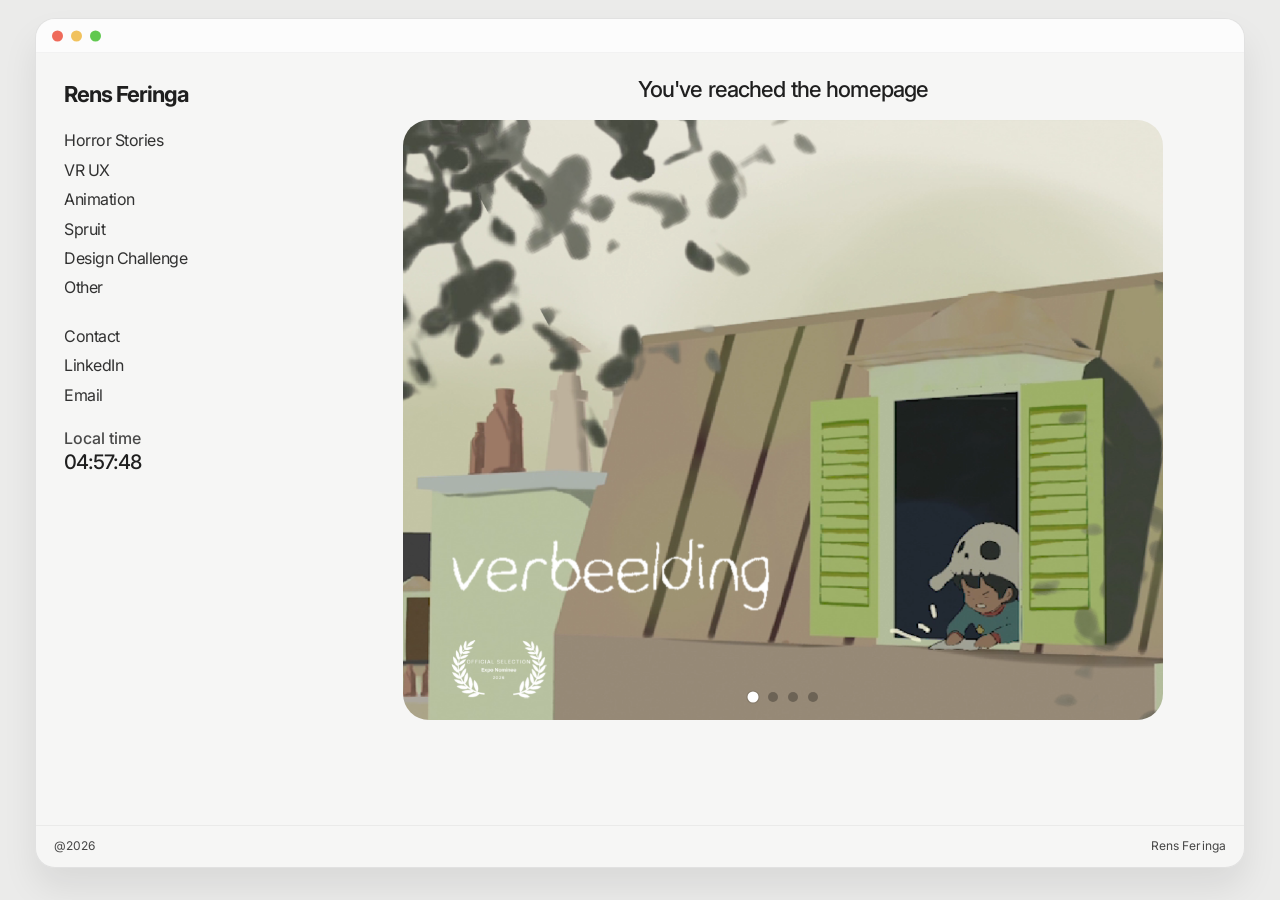
<file: text.html>
<!DOCTYPE html>
<html lang="en">
  <head>
    <meta charset="UTF-8" />
    <meta name="viewport" content="width=device-width, initial-scale=1.0" />
    <title>Rens Feringa</title>
    <link rel="preconnect" href="https://fonts.googleapis.com" />
    <link rel="preconnect" href="https://fonts.gstatic.com" crossorigin />
    <link href="https://fonts.googleapis.com/css2?family=Caveat:wght@400;600;700&family=Inter:wght@400;500;600;700;800&display=swap" rel="stylesheet" />
    <link rel="stylesheet" href="style.css" />
  </head>
  <body>
    <div class="browser-window">
      <div class="browser-bar">
        <div class="traffic-lights">
          <span class="dot red"></span>
          <span class="dot yellow"></span>
          <span class="dot green"></span>
        </div>
      </div>

      <div class="page-shell">
        <aside class="sidebar">
          <h1><a href="index.html">Rens Feringa</a></h1>

          <nav class="links" aria-label="Main Navigation">
            <a href="horror-stories.html">Horror Stories</a>
            <a href="vr-ux.html">VR UX</a>
            <a href="animatie.html">Animation</a>
            <a href="spruit.html">Spruit</a>
            <a href="design-challenge.html">Design Challenge</a>
            <a href="overig.html">Other</a>
          </nav>

          <div class="information-block">
            <a href="contact.html">Contact</a>
            <a href="https://www.linkedin.com/in/rens-feringa-660b683b1" target="_blank" rel="noreferrer">LinkedIn</a>
            <a href="mailto:rm.feringa@st.hanze.nl">Email</a>
          </div>

          <div class="local-time">
            <span>Local time</span>
            <strong id="local-clock">03:47:16</strong>
          </div>
        </aside>

        <main class="main-panel">
          <h2>You've reached the homepage</h2>

          <div class="feature-carousel" aria-label="Portfolio slider" tabindex="0">
            <div class="carousel-track">
              <article class="slide active" data-viewer-index="0">
                <img class="slide-image" src="Images/HeaderAnimatie.png" alt="Header illustration for Verbeelding" />
              </article>
              <article class="slide" data-viewer-index="1">
                <img class="slide-image" src="Images/HorrorStories3.png" alt="Horror Stories project artwork" />
              </article>
              <article class="slide" data-viewer-index="2">
                <img class="slide-image" src="Images/DesignChallenge (4).jpeg" alt="Design Challenge project artwork" />
              </article>
              <article class="slide" data-viewer-index="3">
                <img class="slide-image slide-image-zoom" src="Images/GlasTeVer (13).png" alt="Glas te Ver VR experience artwork" />
              </article>
            </div>

            <div class="pagination" aria-label="Choose slide">
              <button class="dot active" data-index="0" aria-label="Show slide 1"></button>
              <button class="dot" data-index="1" aria-label="Show slide 2"></button>
              <button class="dot" data-index="2" aria-label="Show slide 3"></button>
              <button class="dot" data-index="3" aria-label="Show slide 4"></button>
            </div>
          </div>
        </main>
      </div>
      <footer class="page-footer">
        <span>@2026</span>
        <a href="index.html">Rens Feringa</a>
      </footer>
    </div>

    <script src="script.js"></script>
  </body>
</html>
</file>
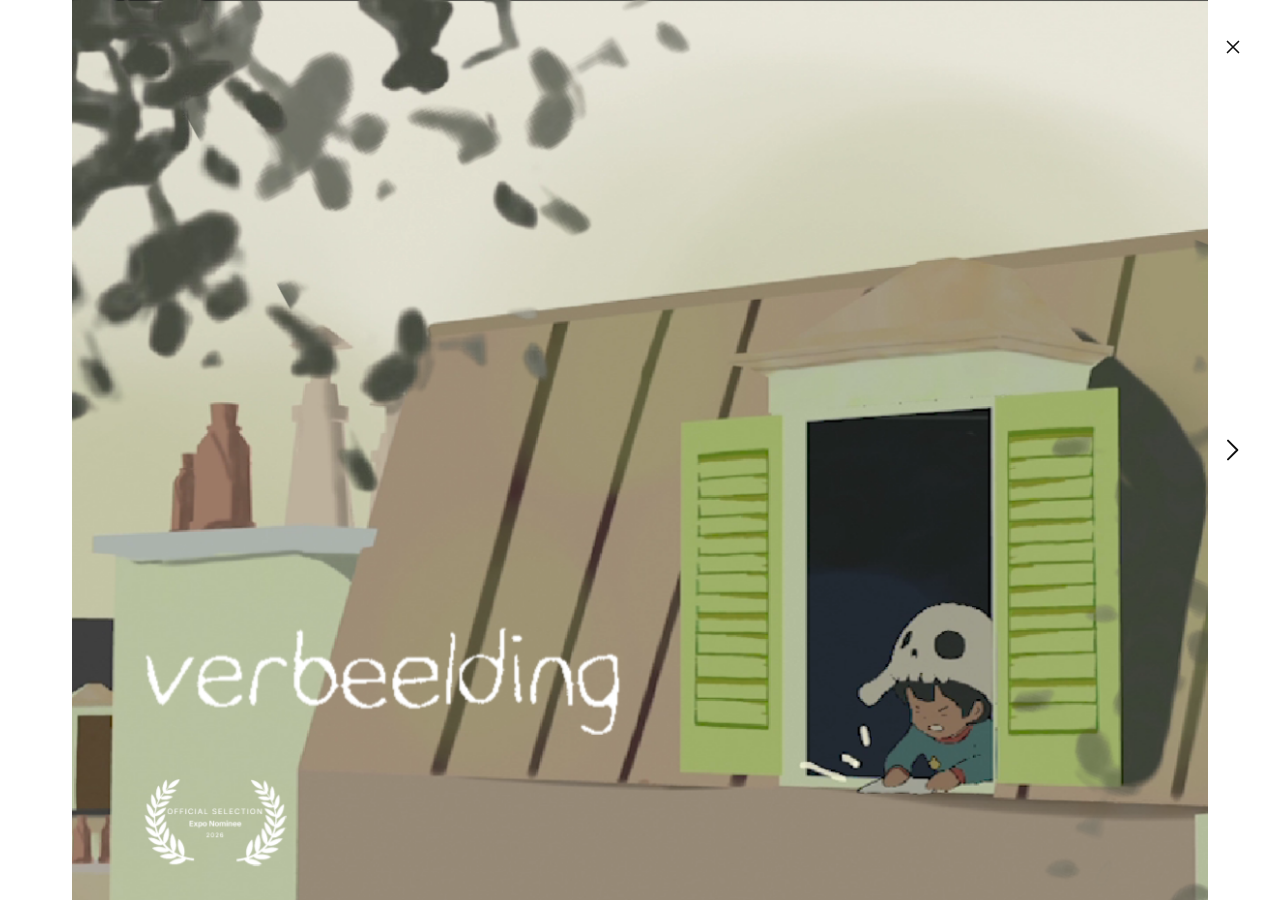
<file: viewer.html>
<!DOCTYPE html>
<html lang="en">
  <head>
    <meta charset="UTF-8" />
    <meta name="viewport" content="width=device-width, initial-scale=1.0" />
    <meta name="theme-color" content="#f1efe8" />
    <title>Portfolio artwork | Rens Feringa</title>
    <link rel="preconnect" href="https://fonts.googleapis.com" />
    <link rel="preconnect" href="https://fonts.gstatic.com" crossorigin />
    <link href="https://fonts.googleapis.com/css2?family=Inter:wght@400;500;600;700&display=swap" rel="stylesheet" />
    <link rel="stylesheet" href="style.css" />
  </head>
  <body class="fullscreen-page">
    <main class="fullscreen-viewer" aria-label="Fullscreen portfolio artwork">
      <img class="fullscreen-image" src="Images/HeaderAnimatie.png" alt="Portfolio artwork 1 of 4" />
      <p class="viewer-caption" aria-live="polite">Animation: Verbeelding, 2026</p>

      <button class="viewer-button viewer-close" type="button" aria-label="Return to homepage">
        <svg viewBox="0 0 24 24" width="22" height="22" aria-hidden="true">
          <path d="M6 6l12 12M18 6L6 18" fill="none" stroke="currentColor" stroke-width="1.8" stroke-linecap="round" />
        </svg>
      </button>

      <button class="viewer-button viewer-arrow viewer-previous" type="button" aria-label="Previous image" hidden>
        <svg viewBox="0 0 24 24" aria-hidden="true">
          <path d="M15 5l-7 7 7 7" />
        </svg>
      </button>

      <button class="viewer-button viewer-arrow viewer-next" type="button" aria-label="Next image">
        <svg viewBox="0 0 24 24" aria-hidden="true">
          <path d="M9 5l7 7-7 7" />
        </svg>
      </button>
    </main>
    <script src="script.js"></script>
  </body>
</html>
</file>
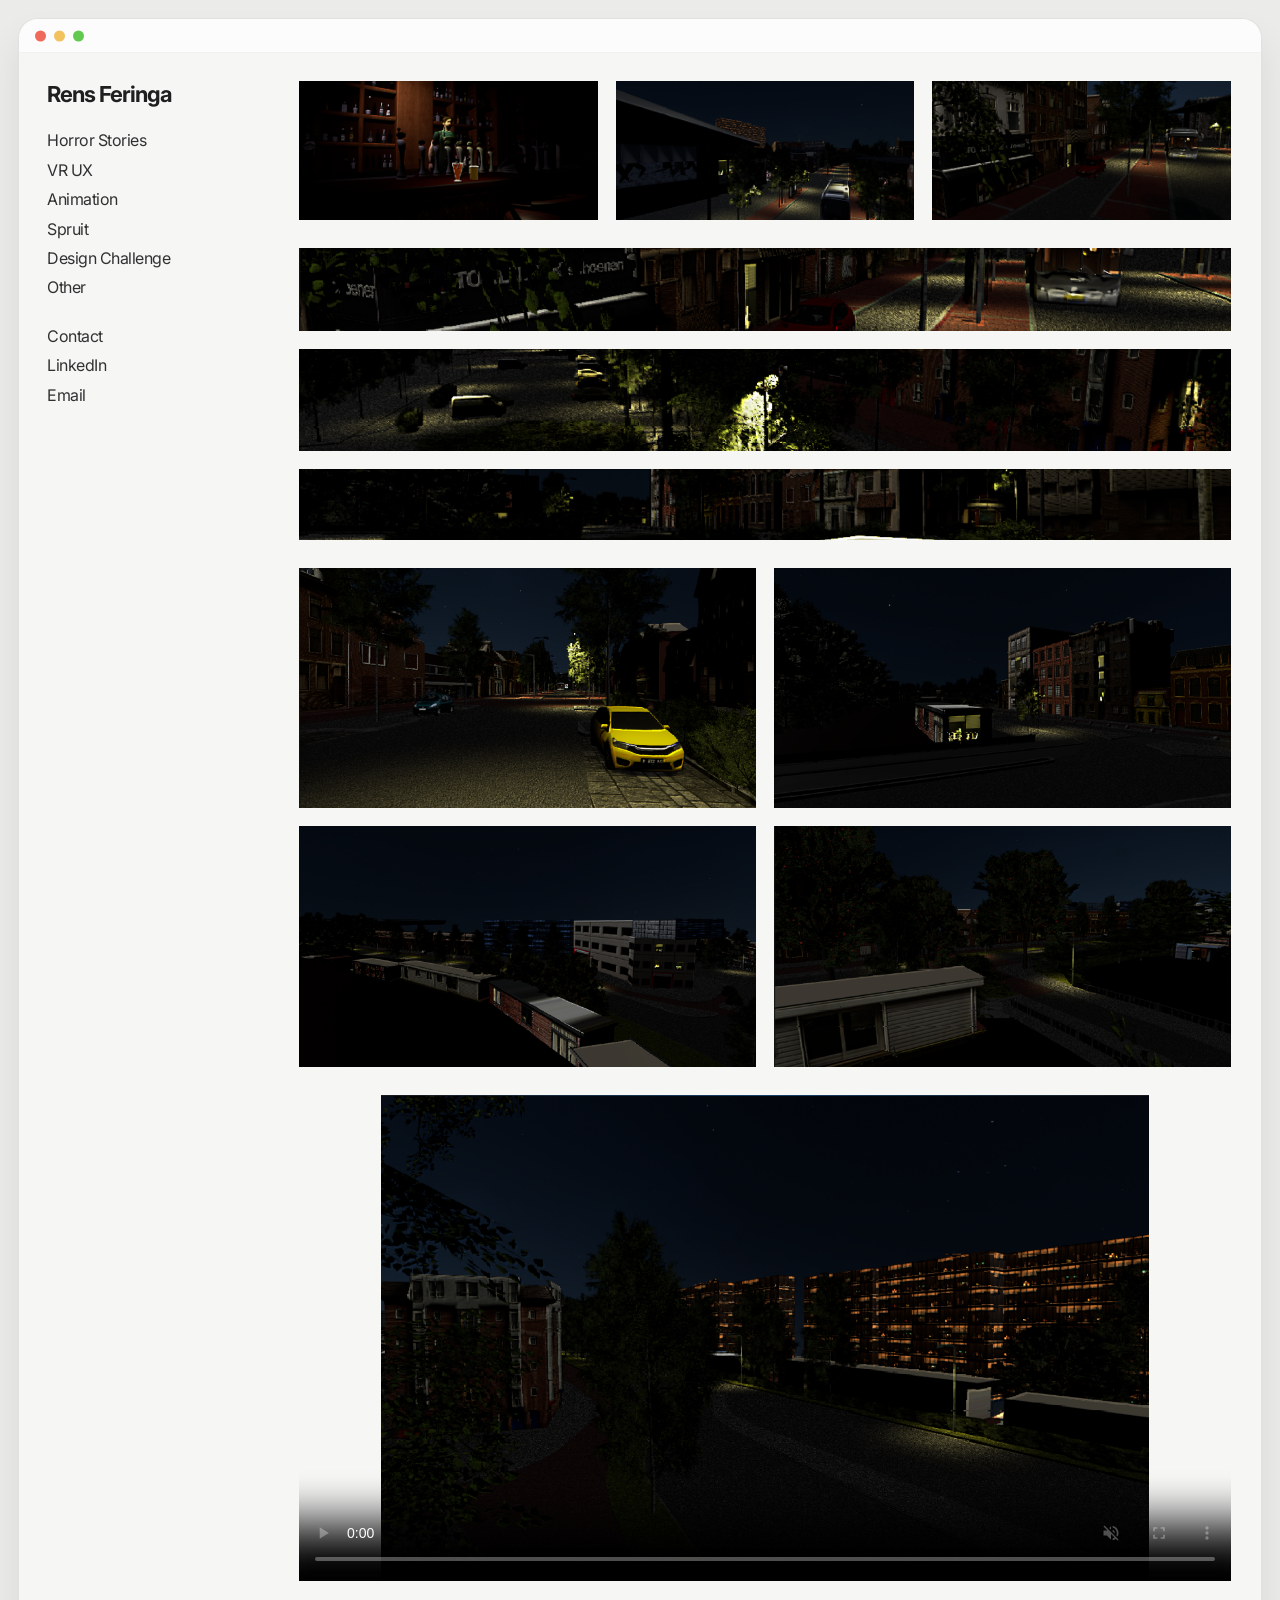
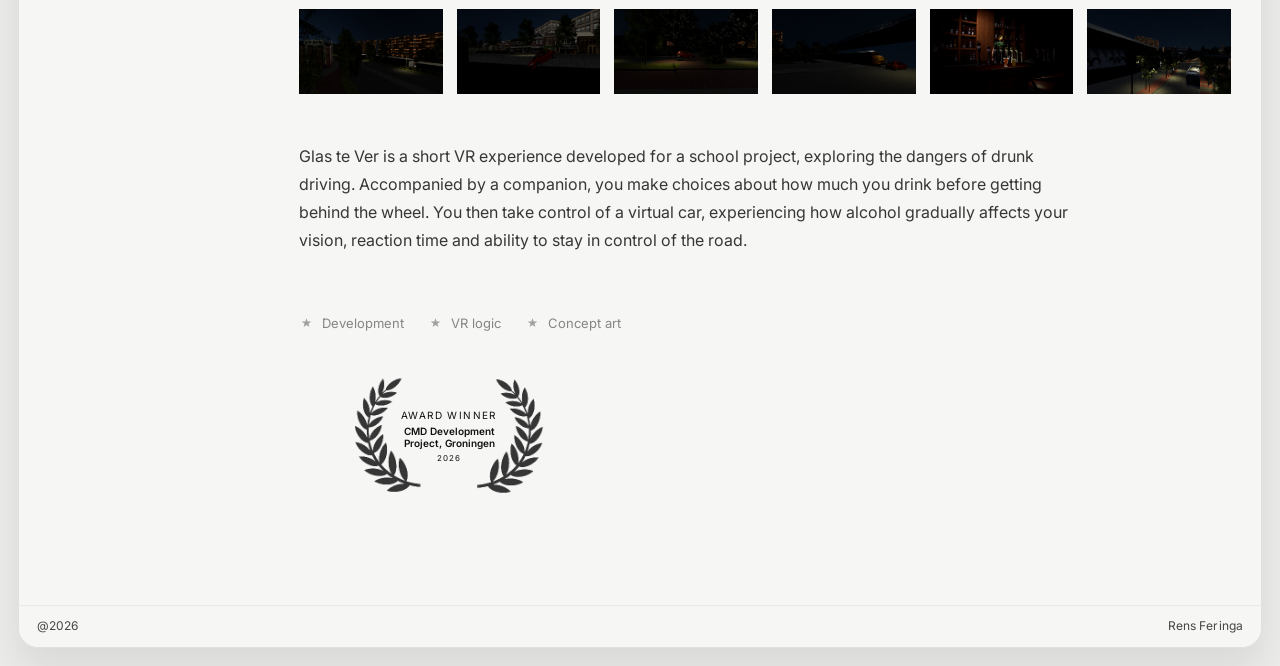
<file: vr-ux.html>
<!DOCTYPE html>
<html lang="en">
  <head>
    <meta charset="UTF-8" />
    <meta name="viewport" content="width=device-width, initial-scale=1.0" />
    <title>VR UX | Rens Feringa</title>
    <link rel="preconnect" href="https://fonts.googleapis.com" />
    <link rel="preconnect" href="https://fonts.gstatic.com" crossorigin />
    <link href="https://fonts.googleapis.com/css2?family=Inter:wght@400;500;600;700;800&display=swap" rel="stylesheet" />
    <link rel="stylesheet" href="style.css" />
  </head>
  <body class="project-body">
    <div class="browser-window">
      <div class="browser-bar">
        <div class="traffic-lights">
          <span class="dot red"></span>
          <span class="dot yellow"></span>
          <span class="dot green"></span>
        </div>
      </div>

      <div class="page-shell">
        <aside class="sidebar">
          <h1><a href="index.html">Rens Feringa</a></h1>
          <nav class="links" aria-label="Main Navigation">
            <a href="horror-stories.html">Horror Stories</a>
            <a href="vr-ux.html">VR UX</a>
            <a href="animatie.html">Animation</a>
            <a href="spruit.html">Spruit</a>
            <a href="design-challenge.html">Design Challenge</a>
            <a href="overig.html">Other</a>
          </nav>
          <div class="information-block">
            <a href="contact.html">Contact</a>
            <a href="https://www.linkedin.com/in/rens-feringa-660b683b1" target="_blank" rel="noreferrer">LinkedIn</a>
            <a href="mailto:rm.feringa@st.hanze.nl">Email</a>
          </div>
        </aside>

        <main class="main-panel content-page">
          <div class="project-gallery">
            <div class="project-opening">
              <img src="Images/GlasTeVer (1).png" alt="Glas te Ver VR experience screenshot 1" />
              <img src="Images/GlasTeVer (2).png" alt="Glas te Ver VR experience screenshot 2" />
              <img src="Images/GlasTeVer (3).png" alt="Glas te Ver VR experience screenshot 3" />
            </div>
            <div class="project-timelines">
              <img class="project-timeline timeline-one" src="Images/GlasTeVer (4).png" alt="Glas te Ver VR experience screenshot 4" />
              <img class="project-timeline timeline-two" src="Images/GlasTeVer (5).png" alt="Glas te Ver VR experience screenshot 5" />
              <img class="project-timeline timeline-three" src="Images/GlasTeVer (6).png" alt="Glas te Ver VR experience screenshot 6" />
            </div>
            <div class="project-grid">
              <img src="Images/GlasTeVer (7).png" alt="Glas te Ver VR experience screenshot 7" />
              <img src="Images/GlasTeVer (8).png" alt="Glas te Ver VR experience screenshot 8" />
              <img src="Images/GlasTeVer (9).png" alt="Glas te Ver VR experience screenshot 9" />
              <img src="Images/GlasTeVer (10).png" alt="Glas te Ver VR experience screenshot 10" />
            </div>
            <video class="project-feature" controls muted playsinline loop preload="metadata" poster="Images/GlasTeVer (11).png" data-play-when-visible aria-label="Glas te Ver VR experience video">
              <source src="Images/VideoGlasTeVer.mp4" type="video/mp4" />
              Your browser does not support HTML video.
            </video>
            <div class="project-thumbnails">
              <img src="Images/GlasTeVer (11).png" alt="Glas te Ver thumbnail, VR scene 11" />
              <img src="Images/GlasTeVer (12).png" alt="Glas te Ver thumbnail, VR scene 12" />
              <img src="Images/GlasTeVer (13).png" alt="Glas te Ver thumbnail, VR scene 13" />
              <img src="Images/GlasTeVer (14).png" alt="Glas te Ver thumbnail, VR scene 14" />
              <img src="Images/GlasTeVer (1).png" alt="Glas te Ver thumbnail, VR scene 1" />
              <img src="Images/GlasTeVer (2).png" alt="Glas te Ver thumbnail, VR scene 2" />
            </div>
            <div class="project-copy">
              <p>Glas te Ver is a short VR experience developed for a school project, exploring the dangers of drunk driving. Accompanied by a companion, you make choices about how much you drink before getting behind the wheel. You then take control of a virtual car, experiencing how alcohol gradually affects your vision, reaction time and ability to stay in control of the road.</p>
            </div>
            <ul class="project-credits" aria-label="Project contributions">
              <li><svg class="credit-icon" viewBox="0 0 24 24" aria-hidden="true"><path d="M12 3.5l1.9 5.2 5.6.2-4.4 3.4 1.6 5.4-4.7-3.1-4.7 3.1 1.6-5.4-4.4-3.4 5.6-.2z"/></svg><span>Development</span></li>
              <li><svg class="credit-icon" viewBox="0 0 24 24" aria-hidden="true"><path d="M12 3.5l1.9 5.2 5.6.2-4.4 3.4 1.6 5.4-4.7-3.1-4.7 3.1 1.6-5.4-4.4-3.4 5.6-.2z"/></svg><span>VR logic</span></li>
              <li><svg class="credit-icon" viewBox="0 0 24 24" aria-hidden="true"><path d="M12 3.5l1.9 5.2 5.6.2-4.4 3.4 1.6 5.4-4.7-3.1-4.7 3.1 1.6-5.4-4.4-3.4 5.6-.2z"/></svg><span>Concept art</span></li>
            </ul>
            <div class="project-award" aria-label="Award winner: CMD Development Project, Groningen, 2026">
              <img class="award-ferns" src="Images/AwardFerns.png" alt="" />
              <div class="award-copy">
                <span class="award-eyebrow">AWARD WINNER</span>
                <strong>CMD Development<br />Project, Groningen</strong>
                <span class="award-year">2026</span>
              </div>
            </div>
          </div>
        </main>
      </div>
      <footer class="page-footer">
        <span>@2026</span>
        <a href="index.html">Rens Feringa</a>
      </footer>
    </div>
    <script src="script.js"></script>
  </body>
</html>
</file>
<file: style.css>
:root {
 --bg: #ebebea;
 --panel-bg: rgba(255, 255, 255, 0.48);
 --browser-bar: rgba(255, 255, 255, 0.72);
 --text: #1f1f1f;
 --muted: rgba(0, 0, 0, 0.7);
 --line: rgba(0, 0, 0, 0.08);
 --shadow: rgba(0, 0, 0, 0.08);
}

* { box-sizing: border-box; }

html, body {
 margin: 0;
 min-height: 100%;
 background: var(--bg);
 color: var(--text);
 font-family: "Inter", "Segoe UI", sans-serif;
}

body {
 display: grid;
 place-items: center;
 padding: 18px;
}

.browser-window {
 display: flex;
 flex-direction: column;
 width: min(1210px, calc(100vw - 36px));
 height: min(850px, calc(100vh - 36px));
 min-height: 760px;
 background: var(--panel-bg);
 border: 1px solid var(--line);
 border-radius: 20px;
 overflow: hidden;
 box-shadow: 0 20px 35px var(--shadow);
}

.browser-bar {
 position: relative;
 display: flex;
 align-items: center;
 justify-content: center;
 height: 34px;
 background: var(--browser-bar);
 border-bottom: 1px solid rgba(0, 0, 0, 0.04);
}

.traffic-lights {
 position: absolute;
 left: 16px;
 top: 50%;
 transform: translateY(-50%);
 display: flex;
 gap: 8px;
}

.dot {
 width: 11px;
 height: 11px;
 border-radius: 50%;
 display: block;
}

.dot.red { background: #ef6a5a; }
.dot.yellow { background: #f1c25d; }
.dot.green { background: #61c850; }

.page-shell {
 display: flex;
 flex: 1;
 min-height: 0;
 background: rgba(255, 255, 255, 0.12);
}

.sidebar {
 width: 290px;
 padding: 26px 18px 20px 28px;
}

.sidebar h1 {
 margin: 2px 0 22px;
 font-size: 22px;
 line-height: 1.2;
 letter-spacing: -0.05em;
 font-weight: 700;
}

.sidebar h1 a {
 color: inherit;
 text-decoration: none;
}

.links,
.information-block {
 display: flex;
 flex-direction: column;
 align-items: flex-start;
 gap: 7px;
}

.links a,
.information-block a {
 font-size: 16px;
 line-height: 1.4;
 color: rgba(0, 0, 0, 0.8);
 text-decoration: none;
 letter-spacing: -0.03em;
}

.links { margin-bottom: 26px; }

.information-block { margin-top: 14px; }

.local-time {
 margin-top: 22px;
 display: flex;
 flex-direction: column;
 align-items: flex-start;
 gap: 2px;
 font-size: 16px;
}

.local-time span {
 color: rgba(0, 0, 0, 0.7);
 font-weight: 500;
}

.local-time strong {
 font-size: 20px;
 letter-spacing: -0.05em;
 font-weight: 500;
}

.main-panel {
 flex: 1;
 padding: 18px 18px 18px 14px;
}

.main-panel h2 {
 margin: 5px 0 18px;
 text-align: center;
 font-weight: 500;
 font-size: 22px;
 letter-spacing: -0.04em;
}

.feature-carousel {
 position: relative;
 width: min(760px, 100%);
 height: 600px;
 margin: 0 auto;
 border-radius: 26px;
 overflow: hidden;
}

.carousel-track {
 display: flex;
 width: 100%;
 height: 100%;
 transition: transform 0.45s ease;
 will-change: transform;
}

.slide {
 flex: 0 0 100%;
 height: 100%;
 overflow: hidden;
 position: relative;
 background: #f1efe8;
 cursor: zoom-in;
}

.slide-image {
 position: absolute;
 inset: 0;
 display: block;
 width: 100%;
 height: 100%;
 object-fit: cover;
}

.slide-image-zoom {
 transform: scale(1.12);
}

.slide:focus-visible {
 outline: 3px solid rgba(0, 0, 0, 0.65);
 outline-offset: -5px;
}

.fullscreen-page {
 position: fixed;
 inset: 0;
 width: 100vw;
 height: 100vh;
 min-height: 100vh;
 padding: 0;
 overflow: hidden;
 background: #fff;
}

.fullscreen-viewer {
 position: absolute;
 inset: 0;
 overflow: hidden;
 background: #fff;
}

.fullscreen-image {
 display: block;
 width: 100%;
 height: 100%;
 object-fit: contain;
 opacity: 1;
 transition: opacity 0.12s ease;
}

.fullscreen-viewer.is-changing .fullscreen-image {
 opacity: 0;
}

.viewer-caption {
 position: absolute;
 z-index: 1;
 right: 70px;
 bottom: 24px;
 left: 70px;
 margin: 0;
 color: #111;
 font-size: 13px;
 font-weight: 500;
 line-height: 1.4;
 text-align: center;
 opacity: 0;
 pointer-events: none;
 transition: opacity 0.2s ease;
}

.fullscreen-viewer:hover .viewer-caption,
.fullscreen-viewer:focus-within .viewer-caption {
 opacity: 1;
}

.viewer-button {
 position: absolute;
 z-index: 1;
 display: grid;
 place-items: center;
 padding: 0;
 border: 0;
 color: #111;
 background: rgba(255, 255, 255, 0.88);
 cursor: pointer;
}

.viewer-close {
 top: 24px;
 right: 24px;
 width: 46px;
 height: 46px;
 border-radius: 16px;
 font: 400 30px/1 "Inter", sans-serif;
}

.viewer-arrow {
 top: 50%;
 width: 52px;
 height: 72px;
 transform: translateY(-50%);
 background: transparent;
}

.viewer-arrow svg {
 width: 32px;
 height: 32px;
 fill: none;
 stroke: #111;
 stroke-width: 1.5;
 stroke-linecap: round;
 stroke-linejoin: round;
}

.viewer-previous { left: 22px; }
.viewer-next { right: 22px; }

.viewer-button:hover {
 background-color: rgba(255, 255, 255, 0.96);
}

.viewer-arrow:hover {
 background-color: transparent;
}

.viewer-button:focus-visible {
 outline: 2px solid #111;
 outline-offset: 4px;
}

.viewer-button[hidden] {
 display: none;
}

.slide-one .slide-layer {
 background:
   linear-gradient(90deg, rgba(0,0,0,0.08) 0 2px, transparent 2px 18px),
   linear-gradient(180deg, #ecf0f1 0%, #eae8d9 100%);
}

.slide-one .slide-layer::before,
.slide-one .slide-layer::after {
 content: "";
 position: absolute;
 inset: 0;
}

.slide-one .slide-layer::before {
 background: linear-gradient(90deg,
   rgba(255, 151, 98, 0.9) 0 16%,
   rgba(229, 198, 110, 0.88) 16% 30%,
   rgba(125, 202, 181, 0.85) 30% 48%,
   rgba(181, 116, 108, 0.8) 48% 64%,
   rgba(137, 115, 147, 0.72) 64% 82%,
   rgba(223, 175, 123, 0.72) 82% 100%);
 opacity: 0.8;
}

.slide-one .slide-layer::after {
 background: linear-gradient(180deg, rgba(255,255,255,0.08), rgba(0,0,0,0.05));
 mix-blend-mode: multiply;
}

.slide-two .slide-layer {
 background: linear-gradient(180deg, #f4d6b0 0%, #bfdecc 41%, #79b6a2 100%);
}

.slide-two .slide-layer::before {
 content: "";
 position: absolute;
 inset: 0;
 background:
   radial-gradient(circle at 50% 25%, rgba(255,255,255,0.9) 0 10%, transparent 11%),
   linear-gradient(180deg, transparent 0 55%, rgba(255,255,255,0.5) 55% 57%, transparent 57% 100%);
}

.slide-two .slide-layer::after {
 content: "";
 position: absolute;
 left: -12%;
 right: -12%;
 bottom: 18%;
 height: 44%;
 background: linear-gradient(180deg, rgba(245,138,96,0.45), rgba(255,255,255,0.35));
 border-radius: 50% 50% 0 0;
 transform: rotate(-6deg);
}

.slide-three .slide-layer {
 background: linear-gradient(135deg, #f6eec4 0%, #f4a36d 35%, #ed6c62 100%);
}

.slide-three .slide-layer::before {
 content: "";
 position: absolute;
 inset: 0;
 background: linear-gradient(130deg, rgba(255,255,255,0.3) 0 15%, transparent 15% 25%, rgba(255, 141, 146, 0.42) 25% 33%, transparent 33% 38%, rgba(255, 212, 180, 0.42) 38% 46%, transparent 46% 100%);
 transform: skewY(-12deg);
}

.slide-four .slide-layer {
 background: linear-gradient(180deg, #ece7dc 0%, #e6d7d8 100%);
}

.slide-four .slide-layer::before {
 content: "";
 position: absolute;
 inset: 0;
 background: linear-gradient(90deg, rgba(9, 28, 30, 0.14) 0 14%, transparent 14% 26%, rgba(9, 28, 30, 0.14) 26% 38%, transparent 38% 50%, rgba(9, 28, 30, 0.14) 50% 62%, transparent 62% 100%);
}

.slide-four .slide-layer::after {
 content: "";
 position: absolute;
 left: 16%;
 bottom: 8%;
 width: 68%;
 height: 58%;
 background: linear-gradient(180deg, rgba(188,188,188,0.18) 0%, rgba(0,0,0,0.14) 100%);
 border-radius: 60% 40% 0 0;
 transform: perspective(1000px) rotateX(20deg);
}

.carousel-hitbox {
 position: absolute;
 top: 0;
 width: 28%;
 height: 100%;
 z-index: 2;
 cursor: pointer;
}

.hitbox-left { left: 0; }
.hitbox-right { right: 0; }

.pagination {
 position: absolute;
 left: 50%;
 bottom: 18px;
 transform: translateX(-50%);
 display: flex;
 gap: 10px;
 z-index: 3;
}

.pagination .dot {
 width: 10px;
 height: 10px;
 border: 0;
 background: rgba(0,0,0,0.28);
 padding: 0;
 cursor: pointer;
 transition: transform 0.2s ease, background 0.2s ease;
}

.pagination .dot.active {
 background: #ffffff;
 box-shadow: 0 0 0 1px rgba(0,0,0,0.12);
 transform: scale(1.1);
}

.page-footer {
 display: flex;
 align-items: center;
 justify-content: space-between;
 padding: 12px 18px 14px;
 font-size: 12px;
 letter-spacing: 0.01em;
 color: rgba(0, 0, 0, 0.72);
 border-top: 1px solid rgba(0, 0, 0, 0.05);
 background: rgba(255, 255, 255, 0.08);
}

.page-footer a {
 color: inherit;
 text-decoration: none;
}

.project-body {
 display: block;
 min-height: 100vh;
 padding: 18px;
}

.project-body .browser-window {
 width: min(1500px, calc(100vw - 36px));
 height: auto;
 min-height: calc(100vh - 36px);
 margin: 0 auto;
 overflow: hidden;
}

.project-body .page-shell {
 flex: initial;
 min-height: 0;
}

.project-body .sidebar {
 flex: 0 0 250px;
}

.project-body .main-panel {
 min-width: 0;
 padding: 28px 30px 52px;
}

.project-gallery {
 display: flex;
 flex-direction: column;
 gap: 28px;
 width: 100%;
}

.project-opening {
 display: grid;
 grid-template-columns: repeat(3, minmax(0, 1fr));
 gap: 18px;
}

.project-opening img,
.project-grid img,
.project-timeline,
.project-feature,
.project-feature video,
.project-thumbnails img {
 display: block;
 width: 100%;
 object-fit: cover;
 border-radius: 0;
 background: #e6e5e2;
}

.project-opening img {
 aspect-ratio: 2.15 / 1;
}

.project-timelines {
 display: flex;
 flex-direction: column;
 gap: 18px;
}

.project-timeline {
 flex: none;
 height: clamp(54px, 6.5vw, 88px);
}

.timeline-two {
 height: clamp(64px, 8vw, 108px);
}

.timeline-three {
 height: clamp(48px, 5.5vw, 74px);
}

.project-grid {
 display: grid;
 grid-template-columns: repeat(2, minmax(0, 1fr));
 gap: 18px;
}

.project-grid img {
 aspect-ratio: 1.9 / 1;
}

.project-feature {
 height: clamp(250px, 38vw, 500px);
}

video.project-feature {
 background: transparent;
 object-fit: contain;
}

.animation-reel {
 display: grid;
 grid-template-columns: repeat(3, minmax(0, 1fr));
 gap: 14px;
}

.animation-reel video {
 display: block;
 width: 100%;
 height: auto;
 background: transparent;
 object-fit: contain;
}

.spruit-reel {
 display: grid;
 grid-template-columns: repeat(2, minmax(0, 1fr));
 align-items: start;
 gap: 18px;
}

.spruit-reel video {
 display: block;
 width: 100%;
 height: auto;
 background: transparent;
 object-fit: contain;
}

.spruit-stills {
 display: grid;
 grid-template-columns: repeat(4, minmax(0, 1fr));
 gap: 14px;
}

.spruit-stills img {
 display: block;
 width: 100%;
 aspect-ratio: 1.7 / 1;
 object-fit: cover;
}

.klanktoon-images {
 display: grid;
 grid-template-columns: repeat(2, minmax(0, 1fr));
 gap: 18px;
}

.klanktoon-images img {
 display: block;
 width: 100%;
 max-height: 430px;
 object-fit: contain;
}

.other-project-descriptions {
 margin-top: 0;
}

.project-thumbnails {
 display: grid;
 grid-template-columns: repeat(6, minmax(0, 1fr));
 gap: 14px;
}

.project-thumbnails img {
 aspect-ratio: 1.7 / 1;
}

.project-copy {
 max-width: 780px;
 margin: 20px auto 16px 0;
 color: rgba(0, 0, 0, 0.78);
 font-size: 16px;
 line-height: 1.75;
 text-align: left;
}

.project-copy p {
 margin: 0 0 16px;
}

.project-credits {
 display: flex;
 flex-wrap: wrap;
 align-items: center;
 justify-content: flex-start;
 gap: 10px 24px;
 margin: 0;
 padding: 0;
 color: rgba(0, 0, 0, 0.46);
 font-size: 13px;
 line-height: 1.5;
 list-style: none;
}

.project-credits li {
 display: flex;
 align-items: center;
 justify-content: flex-start;
 gap: 8px;
 text-align: left;
}

.credit-icon {
 flex: none;
 width: 15px;
 height: 15px;
 fill: currentColor;
 opacity: 0.75;
}

.project-award {
 position: relative;
 display: grid;
 place-items: center;
 width: min(300px, 100%);
 min-height: 190px;
 margin: 6px 0 22px;
 color: #111;
 text-align: center;
}

.project-credits + .project-award {
 margin-top: -20px;
}

.award-ferns {
 position: absolute;
 inset: 0;
 width: 100%;
 height: 100%;
 object-fit: contain;
}

.award-copy {
 position: relative;
 z-index: 1;
 display: flex;
 flex-direction: column;
 align-items: center;
 gap: 4px;
 max-width: 65%;
}

.award-eyebrow,
.award-year {
 font-size: 8px;
 font-weight: 400;
 letter-spacing: 0.14em;
}

.award-eyebrow {
 font-size: 10px;
}

.award-copy strong {
 font-size: 10px;
 font-weight: 600;
 line-height: 1.2;
}

@media (max-width: 980px) {
 .browser-window {
   height: auto;
 }
}

.article-shell {
 display: flex;
 align-items: center;
 justify-content: center;
 width: 100%;
 height: 100%;
}

.article-card {
 width: min(720px, 90%);
 background: rgba(255,255,255,0.36);
 border: 1px solid rgba(0,0,0,0.08);
 border-radius: 24px;
 padding: 40px 42px;
 box-shadow: 0 12px 26px rgba(0,0,0,0.04);
}

.article-card .eyebrow {
 margin: 0 0 10px;
 font-size: 12px;
 letter-spacing: 0.12em;
 text-transform: uppercase;
 color: rgba(0,0,0,0.6);
}

.article-card h3 {
 margin: 0 0 16px;
 font-size: clamp(2.1rem, 3vw, 3rem);
 line-height: 1.05;
 letter-spacing: -0.06em;
}

.article-card p {
 margin: 0;
 font-size: 1.04rem;
 line-height: 1.7;
 color: rgba(0, 0, 0, 0.78);
}

.contact-plain {
 display: flex;
 flex-direction: column;
 justify-content: center;
 min-height: 100%;
 padding: 24px;
}

.contact-plain h2 {
 margin: 0 0 14px;
 font-size: 22px;
 font-weight: 500;
 letter-spacing: -0.04em;
}

.contact-plain p {
 display: flex;
 flex-wrap: wrap;
 gap: 18px;
 margin: 0;
 font-size: 16px;
}

.contact-plain a {
 color: inherit;
 text-decoration: none;
}

.contact-plain a:hover {
 text-decoration: underline;
 text-underline-offset: 3px;
}

@media (max-width: 980px) {
 .browser-window {
   width: min(100%, calc(100vw - 16px));
   min-height: 0;
   height: auto;
 }

 .page-shell {
   flex-direction: column;
 }

 .sidebar {
   width: 100%;
   padding-bottom: 10px;
 }

 .main-panel {
   padding-top: 0;
 }

 .feature-carousel {
   width: 100%;
   height: 440px;
 }

 .viewer-close {
   top: 16px;
   right: 16px;
 }

 .viewer-previous { left: 8px; }
 .viewer-next { right: 8px; }

 .project-body {
   padding: 8px;
 }

 .project-body .browser-window {
   width: calc(100vw - 16px);
   min-height: calc(100vh - 16px);
 }

 .project-body .sidebar {
   flex-basis: auto;
 }

 .project-body .main-panel {
   padding: 22px 18px 36px;
 }

 .project-gallery {
   gap: 16px;
 }

 .project-opening,
 .project-grid {
   gap: 10px;
 }

 .project-timelines {
   gap: 10px;
 }

 .project-timeline {
   height: 42px;
 }

 .timeline-two {
   height: 50px;
 }

 .timeline-three {
   height: 36px;
 }

 .project-feature {
   height: 48vw;
 }

 .project-thumbnails {
   grid-template-columns: repeat(3, minmax(0, 1fr));
   gap: 8px;
 }

 .animation-reel {
   gap: 8px;
 }

 .spruit-reel {
   gap: 10px;
 }

 .spruit-stills {
   grid-template-columns: repeat(2, minmax(0, 1fr));
   gap: 8px;
 }

 .klanktoon-images {
   gap: 10px;
 }

 .project-copy {
   font-size: 15px;
 }

}
</file>
